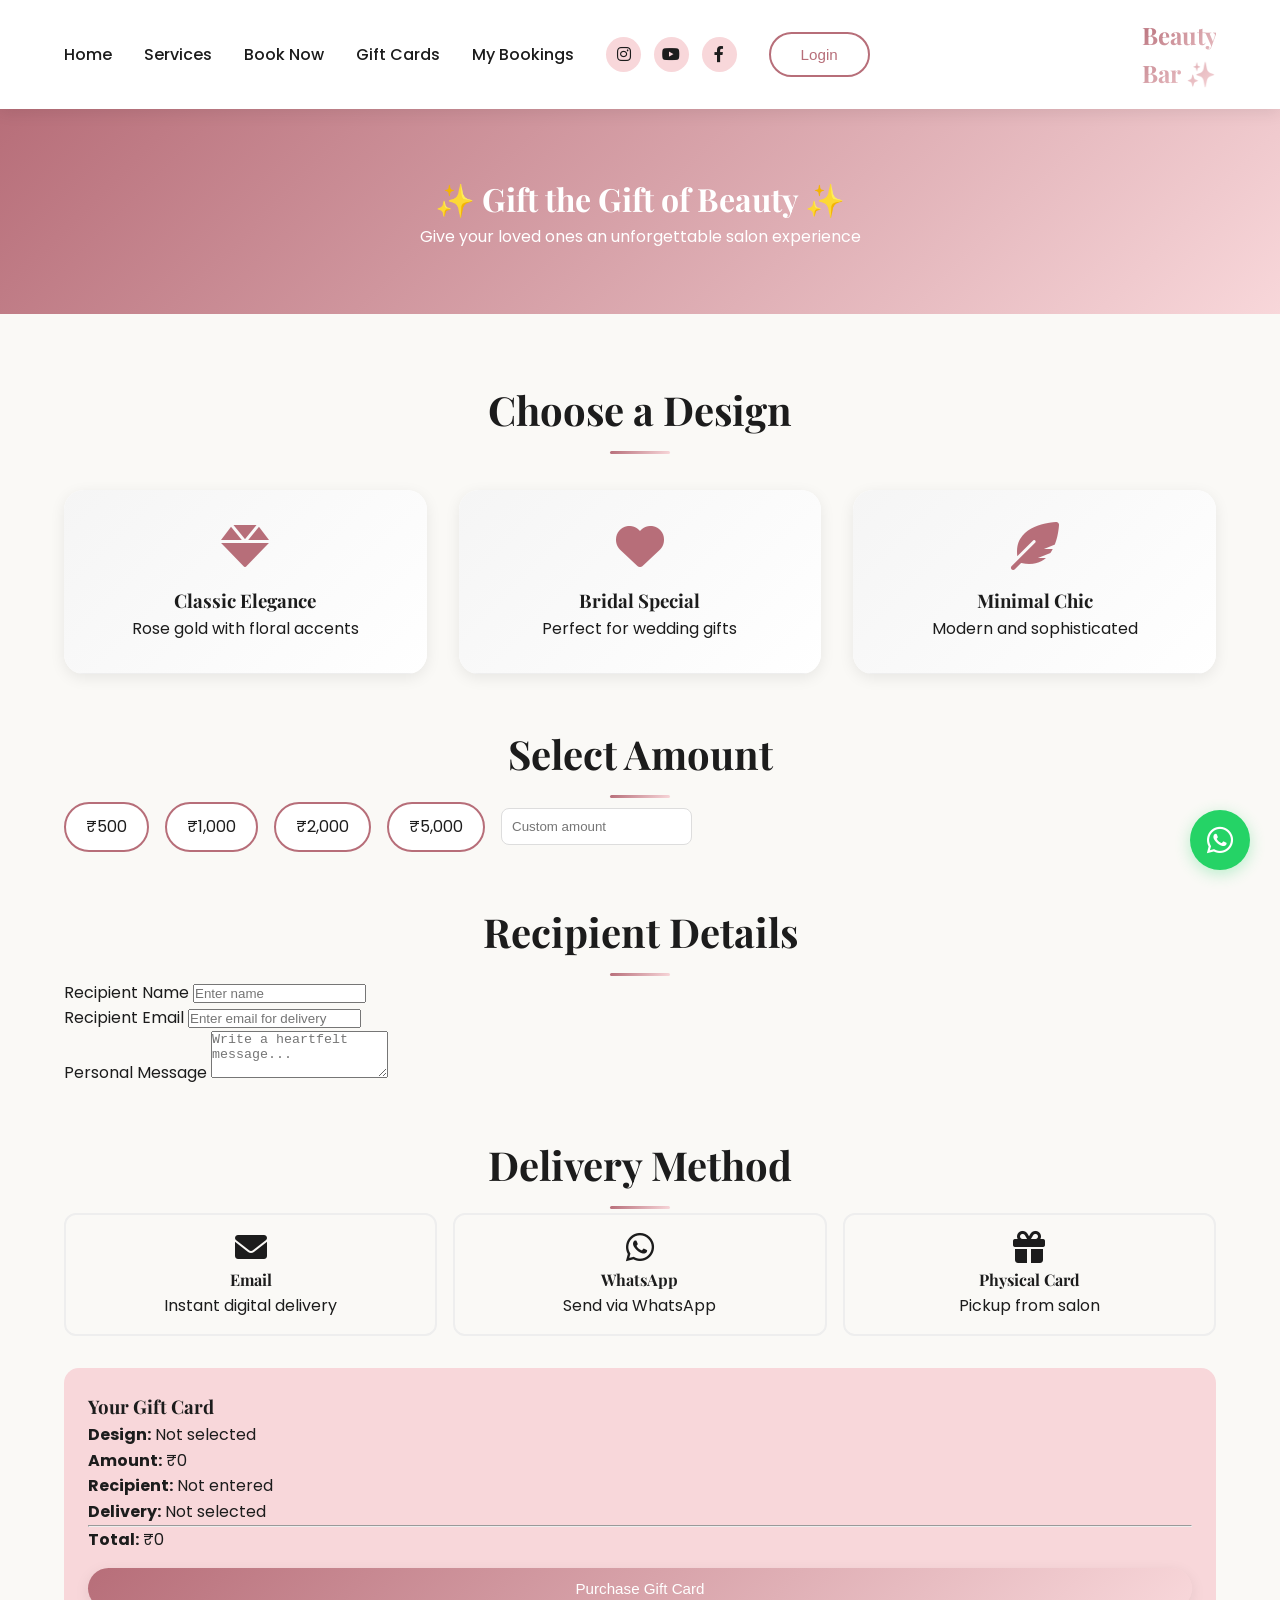
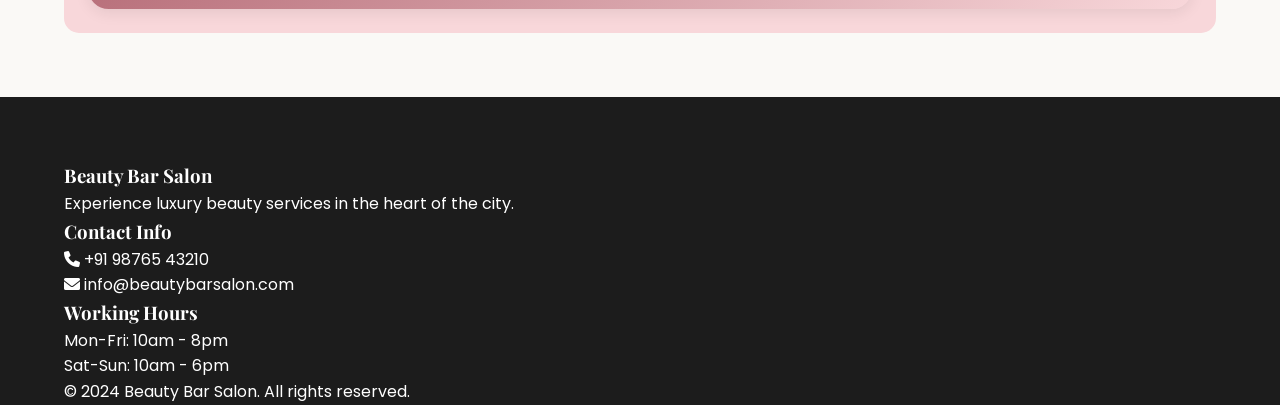
<file: gift-card.html>
<!DOCTYPE html>
<html lang="en">
<head>
    <meta charset="UTF-8">
    <meta name="viewport" content="width=device-width, initial-scale=1.0">
    <title>Gift Cards - Beauty Bar Salon</title>
    <link rel="stylesheet" href="css/style.css">
    <link href="https://fonts.googleapis.com/css2?family=Playfair+Display:wght@400;700;900&family=Poppins:wght@300;400;500;600;700&display=swap" rel="stylesheet">
    <link rel="stylesheet" href="https://cdnjs.cloudflare.com/ajax/libs/font-awesome/6.0.0/css/all.min.css">
    <style>
        .gift-card-hero {
            background: linear-gradient(135deg, var(--primary), var(--secondary));
            padding: 4rem 5%;
            text-align: center;
            color: white;
        }
        
        .gift-card-grid {
            display: grid;
            grid-template-columns: repeat(auto-fit, minmax(280px, 1fr));
            gap: 2rem;
            margin: 3rem 0;
        }
        
        .gift-card-design {
            background: white;
            border-radius: 20px;
            overflow: hidden;
            cursor: pointer;
            transition: all 0.3s;
            box-shadow: var(--shadow);
        }
        
        .gift-card-design.selected {
            transform: scale(1.02);
            box-shadow: 0 0 0 3px var(--primary), var(--shadow-hover);
        }
        
        .gift-card-preview {
            background: linear-gradient(135deg, #f5f5f5, #fff);
            padding: 2rem;
            text-align: center;
            border-bottom: 1px solid #eee;
        }
        
        .gift-card-preview i {
            font-size: 3rem;
            color: var(--primary);
            margin-bottom: 1rem;
        }
        
        .amount-options {
            display: flex;
            gap: 1rem;
            flex-wrap: wrap;
            margin: 1rem 0;
        }
        
        .amount-btn {
            padding: 10px 20px;
            border: 2px solid var(--primary);
            background: white;
            border-radius: 30px;
            cursor: pointer;
            transition: all 0.3s;
        }
        
        .amount-btn.selected {
            background: var(--primary);
            color: white;
        }
        
        .custom-amount {
            display: flex;
            gap: 0.5rem;
            align-items: center;
        }
        
        .custom-amount input {
            flex: 1;
            padding: 10px;
            border: 1px solid #ddd;
            border-radius: 8px;
        }
        
        .delivery-options {
            display: flex;
            gap: 1rem;
            margin: 1rem 0;
        }
        
        .delivery-option {
            flex: 1;
            padding: 1rem;
            border: 2px solid #eee;
            border-radius: 12px;
            text-align: center;
            cursor: pointer;
        }
        
        .delivery-option.selected {
            border-color: var(--primary);
            background: var(--secondary);
        }
        
        .gift-card-summary {
            background: var(--secondary);
            padding: 1.5rem;
            border-radius: 15px;
            margin-top: 2rem;
        }
        
        @media (max-width: 768px) {
            .delivery-options {
                flex-direction: column;
            }
        }
    </style>
</head>
<body>
    <nav class="navbar">
        <a href="index.html" class="logo">Beauty Bar ✨</a>
        <div class="nav-links">
            <a href="index.html">Home</a>
            <a href="index.html#services">Services</a>
            <a href="booking.html">Book Now</a>
            <a href="gift-card.html">Gift Cards</a>
            <a href="history.html">My Bookings</a>
            <div class="social-nav">
                <a href="#" class="social-icon"><i class="fab fa-instagram"></i></a>
                <a href="#" class="social-icon"><i class="fab fa-youtube"></i></a>
                <a href="#" class="social-icon"><i class="fab fa-facebook-f"></i></a>
            </div>
            <button class="btn btn-outline" id="loginBtn">Login</button>
        </div>
    </nav>

    <a href="https://wa.me/1234567890?text=Hello%20Beauty%20Bar%20Salon" class="whatsapp-float" target="_blank">
        <i class="fab fa-whatsapp"></i>
    </a>

    <div class="gift-card-hero">
        <h1>✨ Gift the Gift of Beauty ✨</h1>
        <p>Give your loved ones an unforgettable salon experience</p>
    </div>

    <section style="padding: 4rem 5%;">
        <h2 class="section-title">Choose a Design</h2>
        <div class="gift-card-grid" id="gift-card-designs">
            <div class="gift-card-design" data-design="classic">
                <div class="gift-card-preview">
                    <i class="fas fa-gem"></i>
                    <h3>Classic Elegance</h3>
                    <p>Rose gold with floral accents</p>
                </div>
            </div>
            <div class="gift-card-design" data-design="bridal">
                <div class="gift-card-preview">
                    <i class="fas fa-heart"></i>
                    <h3>Bridal Special</h3>
                    <p>Perfect for wedding gifts</p>
                </div>
            </div>
            <div class="gift-card-design" data-design="minimal">
                <div class="gift-card-preview">
                    <i class="fas fa-feather-alt"></i>
                    <h3>Minimal Chic</h3>
                    <p>Modern and sophisticated</p>
                </div>
            </div>
        </div>

        <h2 class="section-title" style="margin-top: 3rem;">Select Amount</h2>
        <div class="amount-options" id="amount-options">
            <div class="amount-btn" data-amount="500">₹500</div>
            <div class="amount-btn" data-amount="1000">₹1,000</div>
            <div class="amount-btn" data-amount="2000">₹2,000</div>
            <div class="amount-btn" data-amount="5000">₹5,000</div>
            <div class="custom-amount">
                <input type="number" id="custom-amount" placeholder="Custom amount" min="100" step="100">
            </div>
        </div>

        <h2 class="section-title" style="margin-top: 3rem;">Recipient Details</h2>
        <div class="booking-form" style="max-width: 100%;">
            <div class="form-group">
                <label>Recipient Name</label>
                <input type="text" class="form-control" id="recipient-name" placeholder="Enter name">
            </div>
            <div class="form-group">
                <label>Recipient Email</label>
                <input type="email" class="form-control" id="recipient-email" placeholder="Enter email for delivery">
            </div>
            <div class="form-group">
                <label>Personal Message</label>
                <textarea class="form-control" id="personal-message" rows="3" placeholder="Write a heartfelt message..."></textarea>
            </div>
        </div>

        <h2 class="section-title" style="margin-top: 3rem;">Delivery Method</h2>
        <div class="delivery-options" id="delivery-options">
            <div class="delivery-option" data-delivery="email">
                <i class="fas fa-envelope" style="font-size: 2rem;"></i>
                <h4>Email</h4>
                <p>Instant digital delivery</p>
            </div>
            <div class="delivery-option" data-delivery="whatsapp">
                <i class="fab fa-whatsapp" style="font-size: 2rem;"></i>
                <h4>WhatsApp</h4>
                <p>Send via WhatsApp</p>
            </div>
            <div class="delivery-option" data-delivery="physical">
                <i class="fas fa-gift" style="font-size: 2rem;"></i>
                <h4>Physical Card</h4>
                <p>Pickup from salon</p>
            </div>
        </div>

        <div class="gift-card-summary" id="gift-summary">
            <h3>Your Gift Card</h3>
            <p><strong>Design:</strong> <span id="summary-design">Not selected</span></p>
            <p><strong>Amount:</strong> <span id="summary-amount">₹0</span></p>
            <p><strong>Recipient:</strong> <span id="summary-recipient">Not entered</span></p>
            <p><strong>Delivery:</strong> <span id="summary-delivery">Not selected</span></p>
            <hr>
            <p><strong>Total:</strong> <span id="summary-total">₹0</span></p>
            <button class="btn btn-primary" id="purchase-gift-btn" style="width: 100%; margin-top: 1rem;" disabled>
                Purchase Gift Card
            </button>
        </div>
    </section>

    <footer class="footer">
        <div class="footer-content">
            <div class="footer-section">
                <h3>Beauty Bar Salon</h3>
                <p>Experience luxury beauty services in the heart of the city.</p>
            </div>
            <div class="footer-section">
                <h3>Contact Info</h3>
                <p><i class="fas fa-phone"></i> +91 98765 43210</p>
                <p><i class="fas fa-envelope"></i> info@beautybarsalon.com</p>
            </div>
            <div class="footer-section">
                <h3>Working Hours</h3>
                <p>Mon-Fri: 10am - 8pm</p>
                <p>Sat-Sun: 10am - 6pm</p>
            </div>
        </div>
        <div class="copyright">
            <p>&copy; 2024 Beauty Bar Salon. All rights reserved.</p>
        </div>
    </footer>

    <script>
        let giftData = {
            design: null,
            amount: 0,
            recipientName: '',
            recipientEmail: '',
            message: '',
            delivery: null
        };

        // Design selection
        document.querySelectorAll('.gift-card-design').forEach(design => {
            design.addEventListener('click', () => {
                document.querySelectorAll('.gift-card-design').forEach(d => d.classList.remove('selected'));
                design.classList.add('selected');
                giftData.design = design.dataset.design;
                updateSummary();
            });
        });

        // Amount selection
        document.querySelectorAll('.amount-btn').forEach(btn => {
            btn.addEventListener('click', () => {
                if (btn.dataset.amount) {
                    document.querySelectorAll('.amount-btn').forEach(b => b.classList.remove('selected'));
                    btn.classList.add('selected');
                    giftData.amount = parseInt(btn.dataset.amount);
                    document.getElementById('custom-amount').value = '';
                    updateSummary();
                }
            });
        });

        document.getElementById('custom-amount').addEventListener('input', (e) => {
            const amount = parseInt(e.target.value);
            if (amount >= 100) {
                document.querySelectorAll('.amount-btn').forEach(b => b.classList.remove('selected'));
                giftData.amount = amount;
                updateSummary();
            }
        });

        // Recipient details
        document.getElementById('recipient-name').addEventListener('input', (e) => {
            giftData.recipientName = e.target.value;
            updateSummary();
        });

        document.getElementById('recipient-email').addEventListener('input', (e) => {
            giftData.recipientEmail = e.target.value;
            updateSummary();
        });

        document.getElementById('personal-message').addEventListener('input', (e) => {
            giftData.message = e.target.value;
        });

        // Delivery selection
        document.querySelectorAll('.delivery-option').forEach(option => {
            option.addEventListener('click', () => {
                document.querySelectorAll('.delivery-option').forEach(o => o.classList.remove('selected'));
                option.classList.add('selected');
                giftData.delivery = option.dataset.delivery;
                updateSummary();
            });
        });

        function updateSummary() {
            document.getElementById('summary-design').textContent = giftData.design ? giftData.design.toUpperCase() : 'Not selected';
            document.getElementById('summary-amount').textContent = giftData.amount ? `₹${giftData.amount}` : '₹0';
            document.getElementById('summary-recipient').textContent = giftData.recipientName || 'Not entered';
            document.getElementById('summary-delivery').textContent = giftData.delivery ? giftData.delivery.toUpperCase() : 'Not selected';
            document.getElementById('summary-total').textContent = giftData.amount ? `₹${giftData.amount}` : '₹0';
            
            const purchaseBtn = document.getElementById('purchase-gift-btn');
            purchaseBtn.disabled = !(giftData.design && giftData.amount > 0 && giftData.recipientName && giftData.recipientEmail && giftData.delivery);
        }

        document.getElementById('purchase-gift-btn').addEventListener('click', () => {
            if (giftData.amount < 100) {
                alert('Please select a valid amount (minimum ₹100)');
                return;
            }
            
            alert(`Proceeding to payment for Gift Card\nAmount: ₹${giftData.amount}\nRecipient: ${giftData.recipientName}\nDelivery: ${giftData.delivery}\n\nThis will be sent to ${giftData.recipientEmail}`);
            // Here you would integrate Razorpay payment
        });
    </script>
    <!-- PWA Registration -->
<script>
    // Register Service Worker
    if ('serviceWorker' in navigator) {
        window.addEventListener('load', () => {
            navigator.serviceWorker.register('/sw.js')
                .then((registration) => {
                    console.log('Service Worker registered with scope:', registration.scope);
                    
                    // Check for updates
                    registration.addEventListener('updatefound', () => {
                        const newWorker = registration.installing;
                        console.log('New service worker installing...');
                        
                        newWorker.addEventListener('statechange', () => {
                            if (newWorker.state === 'installed' && navigator.serviceWorker.controller) {
                                console.log('New update available! Refresh to update.');
                                // Show update notification
                                showUpdateNotification();
                            }
                        });
                    });
                })
                .catch((error) => {
                    console.log('Service Worker registration failed:', error);
                });
        });
    }
    
    // Install prompt for PWA
    let deferredPrompt;
    const installBtn = document.getElementById('installBtn');
    
    window.addEventListener('beforeinstallprompt', (e) => {
        // Prevent Chrome 67 and earlier from automatically showing the prompt
        e.preventDefault();
        // Stash the event so it can be triggered later
        deferredPrompt = e;
        // Show install button
        if (installBtn) {
            installBtn.style.display = 'block';
            installBtn.addEventListener('click', () => {
                // Hide the install button
                installBtn.style.display = 'none';
                // Show the install prompt
                deferredPrompt.prompt();
                // Wait for the user to respond to the prompt
                deferredPrompt.userChoice.then((choiceResult) => {
                    if (choiceResult.outcome === 'accepted') {
                        console.log('User accepted the install prompt');
                    } else {
                        console.log('User dismissed the install prompt');
                    }
                    deferredPrompt = null;
                });
            });
        }
    });
    
    // Handle app installed
    window.addEventListener('appinstalled', (evt) => {
        console.log('Beauty Bar Salon app was installed.');
        // Track installation for analytics
        if (typeof gtag !== 'undefined') {
            gtag('event', 'pwa_installed');
        }
    });
    
    // Show update notification
    function showUpdateNotification() {
        const notification = document.createElement('div');
        notification.className = 'update-notification';
        notification.innerHTML = `
            <div class="update-content">
                <span>✨ New version available!</span>
                <button onclick="location.reload()">Update</button>
                <button onclick="this.parentElement.parentElement.remove()">Later</button>
            </div>
        `;
        document.body.appendChild(notification);
        
        // Auto remove after 10 seconds
        setTimeout(() => {
            if (notification.parentElement) {
                notification.remove();
            }
        }, 10000);
    }
    
    // Add to home screen instruction for iOS
    if (navigator.userAgent.includes('iPhone') || navigator.userAgent.includes('iPad')) {
        const iosPrompt = document.createElement('div');
        iosPrompt.className = 'ios-install-prompt';
        iosPrompt.innerHTML = `
            <div class="ios-prompt-content">
                <p>📱 Install this app on your iPhone:</p>
                <ol>
                    <li>Tap <i class="fas fa-square"></i> Share button</li>
                    <li>Tap "Add to Home Screen"</li>
                    <li>Tap "Add"</li>
                </ol>
                <button onclick="this.parentElement.parentElement.remove()">Got it</button>
            </div>
        `;
        document.body.appendChild(iosPrompt);
    }
</script>

<style>
    /* Install button styles */
    .install-btn {
        position: fixed;
        bottom: 20px;
        left: 20px;
        background: var(--primary);
        color: white;
        border: none;
        border-radius: 50px;
        padding: 12px 20px;
        cursor: pointer;
        z-index: 1000;
        display: none;
        box-shadow: 0 4px 12px rgba(0,0,0,0.2);
        font-weight: 500;
    }
    
    .install-btn:hover {
        transform: translateY(-2px);
    }
    
    /* Update notification */
    .update-notification {
        position: fixed;
        bottom: 20px;
        right: 20px;
        background: white;
        border-radius: 12px;
        box-shadow: 0 4px 20px rgba(0,0,0,0.15);
        z-index: 1000;
        animation: slideIn 0.3s;
    }
    
    .update-content {
        padding: 15px 20px;
        display: flex;
        align-items: center;
        gap: 1rem;
        flex-wrap: wrap;
    }
    
    .update-content button {
        padding: 6px 15px;
        border: none;
        border-radius: 20px;
        cursor: pointer;
        background: var(--primary);
        color: white;
    }
    
    .update-content button:last-child {
        background: #ddd;
        color: #666;
    }
    
    /* iOS install prompt */
    .ios-install-prompt {
        position: fixed;
        bottom: 20px;
        left: 20px;
        right: 20px;
        background: white;
        border-radius: 12px;
        box-shadow: 0 4px 20px rgba(0,0,0,0.15);
        z-index: 1000;
        max-width: 300px;
        animation: slideIn 0.3s;
    }
    
    .ios-prompt-content {
        padding: 15px;
    }
    
    .ios-prompt-content ol {
        margin: 10px 0;
        padding-left: 20px;
    }
    
    .ios-prompt-content button {
        width: 100%;
        padding: 8px;
        background: var(--primary);
        color: white;
        border: none;
        border-radius: 8px;
        cursor: pointer;
        margin-top: 10px;
    }
    
    @keyframes slideIn {
        from {
            transform: translateY(100%);
            opacity: 0;
        }
        to {
            transform: translateY(0);
            opacity: 1;
        }
    }
    
    @media (max-width: 768px) {
        .install-btn {
            bottom: 80px;
        }
    }
</style>
    <button id="installBtn" class="install-btn" style="display: none;">
    📱 Install App
    </button>
</body>
</html>
</file>
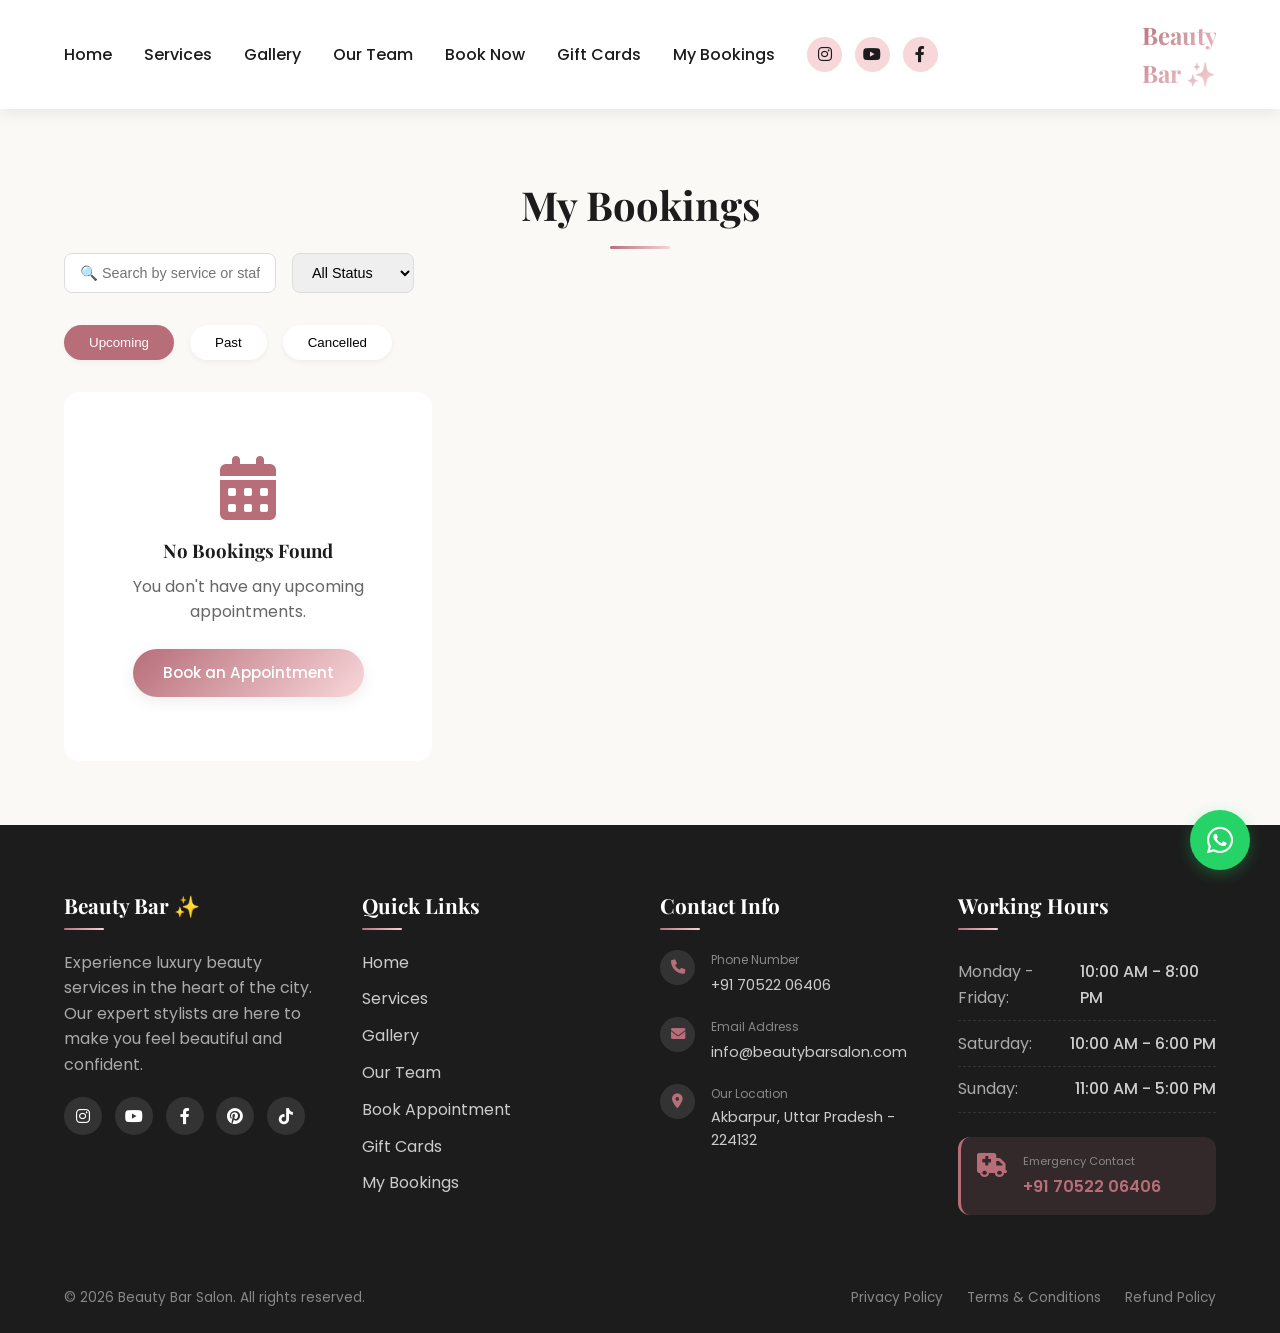
<file: history.html>
<!DOCTYPE html>
<html lang="en">
<head>
    <meta charset="UTF-8">
    <meta name="viewport" content="width=device-width, initial-scale=1.0">
    <title>My Bookings - Beauty Bar Salon</title>
    <link rel="stylesheet" href="css/style.css">
    <link href="https://fonts.googleapis.com/css2?family=Playfair+Display:wght@400;700;900&family=Poppins:wght@300;400;500;600;700&display=swap" rel="stylesheet">
    <link rel="stylesheet" href="https://cdnjs.cloudflare.com/ajax/libs/font-awesome/6.0.0/css/all.min.css">
    <style>
        .history-container {
            padding: 4rem 5%;
            min-height: 60vh;
        }
        
        .filter-bar {
            display: flex;
            gap: 1rem;
            margin-bottom: 2rem;
            flex-wrap: wrap;
            justify-content: space-between;
            align-items: center;
        }
        
        .filter-controls {
            display: flex;
            gap: 1rem;
            flex-wrap: wrap;
        }
        
        .filter-controls input,
        .filter-controls select {
            padding: 10px 15px;
            border: 1px solid #ddd;
            border-radius: 8px;
            font-size: 0.9rem;
        }
        
        .history-tabs {
            display: flex;
            gap: 1rem;
            margin-bottom: 2rem;
            flex-wrap: wrap;
        }
        
        .tab-btn {
            padding: 10px 25px;
            background: white;
            border: none;
            border-radius: 30px;
            cursor: pointer;
            font-weight: 500;
            transition: all 0.3s;
            box-shadow: 0 2px 5px rgba(0,0,0,0.05);
        }
        
        .tab-btn.active {
            background: var(--primary);
            color: white;
        }
        
        .bookings-grid {
            display: grid;
            grid-template-columns: repeat(auto-fill, minmax(350px, 1fr));
            gap: 1.5rem;
        }
        
        .booking-card {
            background: white;
            border-radius: 15px;
            overflow: hidden;
            box-shadow: var(--shadow);
            transition: all 0.3s;
        }
        
        .booking-card:hover {
            transform: translateY(-5px);
            box-shadow: var(--shadow-hover);
        }
        
        .booking-header {
            background: var(--gradient);
            padding: 1rem;
            color: white;
            display: flex;
            justify-content: space-between;
            align-items: center;
        }
        
        .booking-header h3 {
            font-size: 1rem;
            margin: 0;
        }
        
        .status-badge {
            padding: 4px 12px;
            border-radius: 20px;
            font-size: 0.7rem;
            font-weight: 500;
        }
        
        .status-confirmed { background: #4CAF50; color: white; }
        .status-pending { background: #FFC107; color: #333; }
        .status-completed { background: #9E9E9E; color: white; }
        .status-cancelled { background: #F44336; color: white; }
        
        .booking-body {
            padding: 1rem;
        }
        
        .booking-detail {
            display: flex;
            align-items: center;
            gap: 0.8rem;
            margin-bottom: 0.8rem;
            color: #555;
        }
        
        .booking-detail i {
            width: 25px;
            color: var(--primary);
        }
        
        .booking-footer {
            padding: 1rem;
            border-top: 1px solid #eee;
            display: flex;
            gap: 0.5rem;
        }
        
        .booking-footer button {
            flex: 1;
            padding: 8px;
            border: none;
            border-radius: 8px;
            cursor: pointer;
            font-weight: 500;
            transition: all 0.3s;
        }
        
        .btn-cancel {
            background: #F44336;
            color: white;
        }
        
        .btn-rebook {
            background: var(--primary);
            color: white;
        }
        
        .btn-view {
            background: #2196F3;
            color: white;
        }
        
        .empty-state {
            text-align: center;
            padding: 4rem;
            background: white;
            border-radius: 15px;
        }
        
        .empty-state i {
            font-size: 4rem;
            color: var(--primary);
            margin-bottom: 1rem;
        }
        
        .empty-state h3 {
            margin-bottom: 0.5rem;
        }
        
        .empty-state p {
            color: #666;
            margin-bottom: 1.5rem;
        }
        
        @media (max-width: 768px) {
            .bookings-grid {
                grid-template-columns: 1fr;
            }
            
            .filter-bar {
                flex-direction: column;
                align-items: stretch;
            }
            
            .filter-controls {
                flex-direction: column;
            }
            
            .filter-controls input,
            .filter-controls select {
                width: 100%;
            }
        }
    </style>
</head>
<body>

    <!-- Navbar -->
    <nav class="navbar">
        <div class="hamburger" id="hamburgerMenu">
            <div class="bar"></div>
            <div class="bar"></div>
            <div class="bar"></div>
        </div>
        <a href="index.html" class="logo">Beauty Bar ✨</a>
        <div class="nav-links" id="navLinks">
            <a href="index.html">Home</a>
            <a href="index.html#services">Services</a>
            <a href="index.html#gallery">Gallery</a>
            <a href="index.html#team">Our Team</a>
            <a href="booking.html">Book Now</a>
            <a href="gift-card.html">Gift Cards</a>
            <a href="history.html">My Bookings</a>
            <div class="social-nav">
                <a href="https://www.instagram.com/sandhya.rathi6921" class="social-icon" target="_blank"><i class="fab fa-instagram"></i></a>
                <a href="#" class="social-icon" target="_blank"><i class="fab fa-youtube"></i></a>
                <a href="#" class="social-icon" target="_blank"><i class="fab fa-facebook-f"></i></a>
            </div>
        </div>
    </nav>

    <!-- Floating WhatsApp Button -->
    <a href="https://wa.me/917052206406?text=Hello%20Beauty%20Bar%20Salon%2C%20I%20want%20to%20book%20an%20appointment" class="whatsapp-float" target="_blank">
        <i class="fab fa-whatsapp"></i>
    </a>

    <!-- History Section -->
    <section class="history-container">
        <h2 class="section-title">My Bookings</h2>
        
        <div class="filter-bar">
            <div class="filter-controls">
                <input type="text" id="searchInput" placeholder="🔍 Search by service or staff...">
                <select id="statusFilter">
                    <option value="all">All Status</option>
                    <option value="pending">Pending</option>
                    <option value="confirmed">Confirmed</option>
                    <option value="completed">Completed</option>
                    <option value="cancelled">Cancelled</option>
                </select>
            </div>
        </div>
        
        <div class="history-tabs">
            <button class="tab-btn active" data-tab="upcoming">Upcoming</button>
            <button class="tab-btn" data-tab="past">Past</button>
            <button class="tab-btn" data-tab="cancelled">Cancelled</button>
        </div>
        
        <div id="bookings-container" class="bookings-grid">
            <div class="empty-state">
                <i class="fas fa-calendar-alt"></i>
                <h3>No Bookings Found</h3>
                <p>You don't have any appointments yet.</p>
                <a href="booking.html" class="btn btn-primary">Book an Appointment</a>
            </div>
        </div>
    </section>

    <!-- Footer -->
    <footer class="footer">
        <div class="footer-container">
            <div class="footer-grid">
                <div class="footer-section">
                    <h3 class="footer-title">Beauty Bar ✨</h3>
                    <p class="footer-description">Experience luxury beauty services in the heart of the city. Our expert stylists are here to make you feel beautiful and confident.</p>
                    <div class="footer-social">
                        <a href="https://www.instagram.com/sandhya.rathi6921" class="social-link" target="_blank"><i class="fab fa-instagram"></i></a>
                        <a href="#" class="social-link" target="_blank"><i class="fab fa-youtube"></i></a>
                        <a href="#" class="social-link" target="_blank"><i class="fab fa-facebook-f"></i></a>
                        <a href="#" class="social-link" target="_blank"><i class="fab fa-pinterest"></i></a>
                        <a href="#" class="social-link" target="_blank"><i class="fab fa-tiktok"></i></a>
                    </div>
                </div>
                <div class="footer-section">
                    <h3 class="footer-title">Quick Links</h3>
                    <ul class="footer-links">
                        <li><a href="index.html">Home</a></li>
                        <li><a href="index.html#services">Services</a></li>
                        <li><a href="index.html#gallery">Gallery</a></li>
                        <li><a href="index.html#team">Our Team</a></li>
                        <li><a href="booking.html">Book Appointment</a></li>
                        <li><a href="gift-card.html">Gift Cards</a></li>
                        <li><a href="history.html">My Bookings</a></li>
                    </ul>
                </div>
                <div class="footer-section">
                    <h3 class="footer-title">Contact Info</h3>
                    <ul class="footer-contact">
                        <li>
                            <i class="fas fa-phone"></i>
                            <div>
                                <span>Phone Number</span>
                                <a href="tel:+917052206406">+91 70522 06406</a>
                            </div>
                        </li>
                        <li>
                            <i class="fas fa-envelope"></i>
                            <div>
                                <span>Email Address</span>
                                <a href="mailto:info@beautybarsalon.com">info@beautybarsalon.com</a>
                            </div>
                        </li>
                        <li>
                            <i class="fas fa-map-marker-alt"></i>
                            <div>
                                <span>Our Location</span>
                                <p>Akbarpur, Uttar Pradesh - 224132</p>
                            </div>
                        </li>
                    </ul>
                </div>
                <div class="footer-section">
                    <h3 class="footer-title">Working Hours</h3>
                    <ul class="footer-hours">
                        <li><span>Monday - Friday:</span><span>10:00 AM - 8:00 PM</span></li>
                        <li><span>Saturday:</span><span>10:00 AM - 6:00 PM</span></li>
                        <li><span>Sunday:</span><span>11:00 AM - 5:00 PM</span></li>
                    </ul>
                    <div class="footer-emergency">
                        <i class="fas fa-ambulance"></i>
                        <div>
                            <span>Emergency Contact</span>
                            <a href="tel:+917052206406">+91 70522 06406</a>
                        </div>
                    </div>
                </div>
            </div>
            <div class="footer-bottom">
                <div class="footer-bottom-content">
                    <p>&copy; 2026 Beauty Bar Salon. All rights reserved.</p>
                    <div class="footer-bottom-links">
                        <a href="#">Privacy Policy</a>
                        <a href="#">Terms & Conditions</a>
                        <a href="#">Refund Policy</a>
                    </div>
                </div>
            </div>
        </div>
    </footer>

    <script>
        // ============================================
        // HISTORY PAGE JAVASCRIPT
        // ============================================
        
        let currentTab = 'upcoming';
        let allBookings = [];
        
        // Load bookings from localStorage
        function loadBookings() {
            const saved = localStorage.getItem('bookings');
            if (saved) {
                allBookings = JSON.parse(saved);
                console.log('Loaded', allBookings.length, 'bookings');
            } else {
                allBookings = [];
                console.log('No bookings found in localStorage');
            }
            displayBookings();
        }
        
        // Check if a date is upcoming
        function isUpcoming(dateStr) {
            if (!dateStr) return false;
            const bookingDate = new Date(dateStr);
            const today = new Date();
            today.setHours(0, 0, 0, 0);
            return bookingDate >= today;
        }
        
        // Filter bookings based on tab, search, and status
        function filterBookings() {
            const searchTerm = document.getElementById('searchInput')?.value.toLowerCase() || '';
            const statusFilter = document.getElementById('statusFilter')?.value || 'all';
            
            let filtered = [...allBookings];
            
            // Filter by tab
            if (currentTab === 'upcoming') {
                filtered = filtered.filter(b => isUpcoming(b.date) && b.status !== 'cancelled');
            } else if (currentTab === 'past') {
                filtered = filtered.filter(b => !isUpcoming(b.date) && b.status !== 'cancelled');
            } else if (currentTab === 'cancelled') {
                filtered = filtered.filter(b => b.status === 'cancelled');
            }
            
            // Filter by search
            if (searchTerm) {
                filtered = filtered.filter(b => 
                    (b.service?.name || '').toLowerCase().includes(searchTerm) ||
                    (b.staff?.name || '').toLowerCase().includes(searchTerm)
                );
            }
            
            // Filter by status dropdown
            if (statusFilter !== 'all') {
                filtered = filtered.filter(b => b.status === statusFilter);
            }
            
            // Sort by date (newest first)
            filtered.sort((a, b) => new Date(b.date) - new Date(a.date));
            
            return filtered;
        }
        
        // Display bookings
        function displayBookings() {
            const container = document.getElementById('bookings-container');
            if (!container) return;
            
            const filtered = filterBookings();
            
            if (filtered.length === 0) {
                container.innerHTML = `
                    <div class="empty-state">
                        <i class="fas fa-calendar-alt"></i>
                        <h3>No Bookings Found</h3>
                        <p>You don't have any ${currentTab} appointments.</p>
                        <a href="booking.html" class="btn btn-primary">Book an Appointment</a>
                    </div>
                `;
                return;
            }
            
            container.innerHTML = filtered.map(booking => `
                <div class="booking-card">
                    <div class="booking-header">
                        <h3>${booking.service?.name || 'Service'}</h3>
                        <span class="status-badge status-${booking.status}">${booking.status?.toUpperCase() || 'PENDING'}</span>
                    </div>
                    <div class="booking-body">
                        <div class="booking-detail">
                            <i class="fas fa-user"></i>
                            <span>${booking.customer?.name || 'Customer'}</span>
                        </div>
                        <div class="booking-detail">
                            <i class="fas fa-cut"></i>
                            <span>${booking.staff?.name || 'Staff not assigned'}</span>
                        </div>
                        <div class="booking-detail">
                            <i class="fas fa-calendar"></i>
                            <span>${booking.date ? new Date(booking.date).toLocaleDateString() : 'Date not set'}</span>
                        </div>
                        <div class="booking-detail">
                            <i class="fas fa-clock"></i>
                            <span>${booking.time || 'Time not set'}</span>
                        </div>
                        <div class="booking-detail">
                            <i class="fas fa-rupee-sign"></i>
                            <span>₹${booking.service?.price || 0} (Advance: ₹${(booking.service?.price || 0) * 0.3})</span>
                        </div>
                        ${booking.customer?.notes ? `
                        <div class="booking-detail">
                            <i class="fas fa-comment"></i>
                            <span>${booking.customer.notes}</span>
                        </div>
                        ` : ''}
                    </div>
                    <div class="booking-footer">
                        ${booking.status === 'pending' ? `
                            <button class="btn-cancel" onclick="cancelBooking(${booking.id})">Cancel</button>
                            <button class="btn-view" onclick="viewBooking(${booking.id})">Details</button>
                        ` : ''}
                        ${booking.status === 'confirmed' && isUpcoming(booking.date) ? `
                            <button class="btn-cancel" onclick="cancelBooking(${booking.id})">Cancel</button>
                            <button class="btn-view" onclick="viewBooking(${booking.id})">Details</button>
                        ` : ''}
                        ${booking.status === 'confirmed' && !isUpcoming(booking.date) ? `
                            <button class="btn-rebook" onclick="rebookBooking(${booking.id})">Rebook</button>
                            <button class="btn-view" onclick="viewBooking(${booking.id})">Details</button>
                        ` : ''}
                        ${booking.status === 'completed' ? `
                            <button class="btn-rebook" onclick="rebookBooking(${booking.id})">Book Again</button>
                            <button class="btn-view" onclick="viewBooking(${booking.id})">Details</button>
                        ` : ''}
                        ${booking.status === 'cancelled' ? `
                            <button class="btn-rebook" onclick="rebookBooking(${booking.id})">Book Again</button>
                            <button class="btn-view" onclick="viewBooking(${booking.id})">Details</button>
                        ` : ''}
                    </div>
                </div>
            `).join('');
        }
        
        // Cancel booking
        function cancelBooking(id) {
            if (confirm('Are you sure you want to cancel this booking?')) {
                const bookings = JSON.parse(localStorage.getItem('bookings') || '[]');
                const index = bookings.findIndex(b => b.id === id);
                if (index !== -1) {
                    bookings[index].status = 'cancelled';
                    localStorage.setItem('bookings', JSON.stringify(bookings));
                    loadBookings();
                    showToast('Booking cancelled successfully!', 'success');
                }
            }
        }
        
        // Rebook booking
        function rebookBooking(id) {
            const bookings = JSON.parse(localStorage.getItem('bookings') || '[]');
            const booking = bookings.find(b => b.id === id);
            if (booking && booking.service) {
                localStorage.setItem('rebookData', JSON.stringify(booking));
                window.location.href = `booking.html?service=${booking.service.id}`;
            }
        }
        
        // View booking details
        function viewBooking(id) {
            const bookings = JSON.parse(localStorage.getItem('bookings') || '[]');
            const booking = bookings.find(b => b.id === id);
            if (booking) {
                const advanceAmount = (booking.service?.price || 0) * 0.3;
                alert(`📋 Booking Details\n\n` +
                    `Booking ID: #${booking.id}\n` +
                    `Customer: ${booking.customer?.name}\n` +
                    `Phone: ${booking.customer?.phone}\n` +
                    `Email: ${booking.customer?.email}\n` +
                    `Service: ${booking.service?.name}\n` +
                    `Staff: ${booking.staff?.name}\n` +
                    `Date: ${new Date(booking.date).toLocaleDateString()}\n` +
                    `Time: ${booking.time}\n` +
                    `Total Amount: ₹${booking.service?.price}\n` +
                    `Advance Paid: ₹${advanceAmount}\n` +
                    `Status: ${booking.status.toUpperCase()}\n` +
                    `Notes: ${booking.customer?.notes || 'None'}`);
            }
        }
        
        // Show toast notification
        function showToast(message, type) {
            const toast = document.createElement('div');
            toast.className = `toast ${type}`;
            toast.innerHTML = `<span>${message}</span>`;
            toast.style.cssText = `
                position: fixed;
                bottom: 20px;
                right: 20px;
                background: ${type === 'success' ? '#4CAF50' : '#f44336'};
                color: white;
                padding: 12px 20px;
                border-radius: 8px;
                z-index: 9999;
                animation: slideIn 0.3s;
            `;
            document.body.appendChild(toast);
            setTimeout(() => toast.remove(), 3000);
        }
        
        // Event listeners
        document.getElementById('searchInput')?.addEventListener('input', displayBookings);
        document.getElementById('statusFilter')?.addEventListener('change', displayBookings);
        
        document.querySelectorAll('.tab-btn').forEach(btn => {
            btn.addEventListener('click', () => {
                document.querySelectorAll('.tab-btn').forEach(b => b.classList.remove('active'));
                btn.classList.add('active');
                currentTab = btn.dataset.tab;
                displayBookings();
            });
        });
        
        // Add sample booking for demo if none exist
        function addSampleBookings() {
            const existing = localStorage.getItem('bookings');
            if (!existing || JSON.parse(existing).length === 0) {
                const sampleBookings = [
                    {
                        id: 1001,
                        customer: { name: "Neha Gupta", email: "neha@example.com", phone: "9876543210", notes: "Bridal makeup trial needed" },
                        service: { id: 1, name: "Bridal Makeup", price: 4999, duration: 120 },
                        staff: { id: 1, name: "Priya Sharma" },
                        date: "2024-12-25",
                        time: "10:00 AM",
                        status: "confirmed",
                        createdAt: new Date().toISOString()
                    },
                    {
                        id: 1002,
                        customer: { name: "Priya Sharma", email: "priya@example.com", phone: "9876543211", notes: "" },
                        service: { id: 2, name: "Hair Styling", price: 1999, duration: 60 },
                        staff: { id: 2, name: "Anjali Desai" },
                        date: "2024-12-20",
                        time: "2:00 PM",
                        status: "pending",
                        createdAt: new Date().toISOString()
                    }
                ];
                localStorage.setItem('bookings', JSON.stringify(sampleBookings));
                console.log('Sample bookings added');
            }
        }
        
        // Initialize hamburger menu
        function initHamburgerMenu() {
            const hamburger = document.getElementById('hamburgerMenu');
            const navLinks = document.getElementById('navLinks');
            if (hamburger && navLinks) {
                hamburger.addEventListener('click', () => {
                    hamburger.classList.toggle('active');
                    navLinks.classList.toggle('active');
                    document.body.style.overflow = navLinks.classList.contains('active') ? 'hidden' : '';
                });
                navLinks.querySelectorAll('a').forEach(link => {
                    link.addEventListener('click', () => {
                        hamburger.classList.remove('active');
                        navLinks.classList.remove('active');
                        document.body.style.overflow = '';
                    });
                });
            }
        }
        
        // Initialize
        document.addEventListener('DOMContentLoaded', () => {
            initHamburgerMenu();
            addSampleBookings();
            loadBookings();
        });
        
        // Make functions global
        window.cancelBooking = cancelBooking;
        window.rebookBooking = rebookBooking;
        window.viewBooking = viewBooking;
    </script>
</body>
</html>
</file>
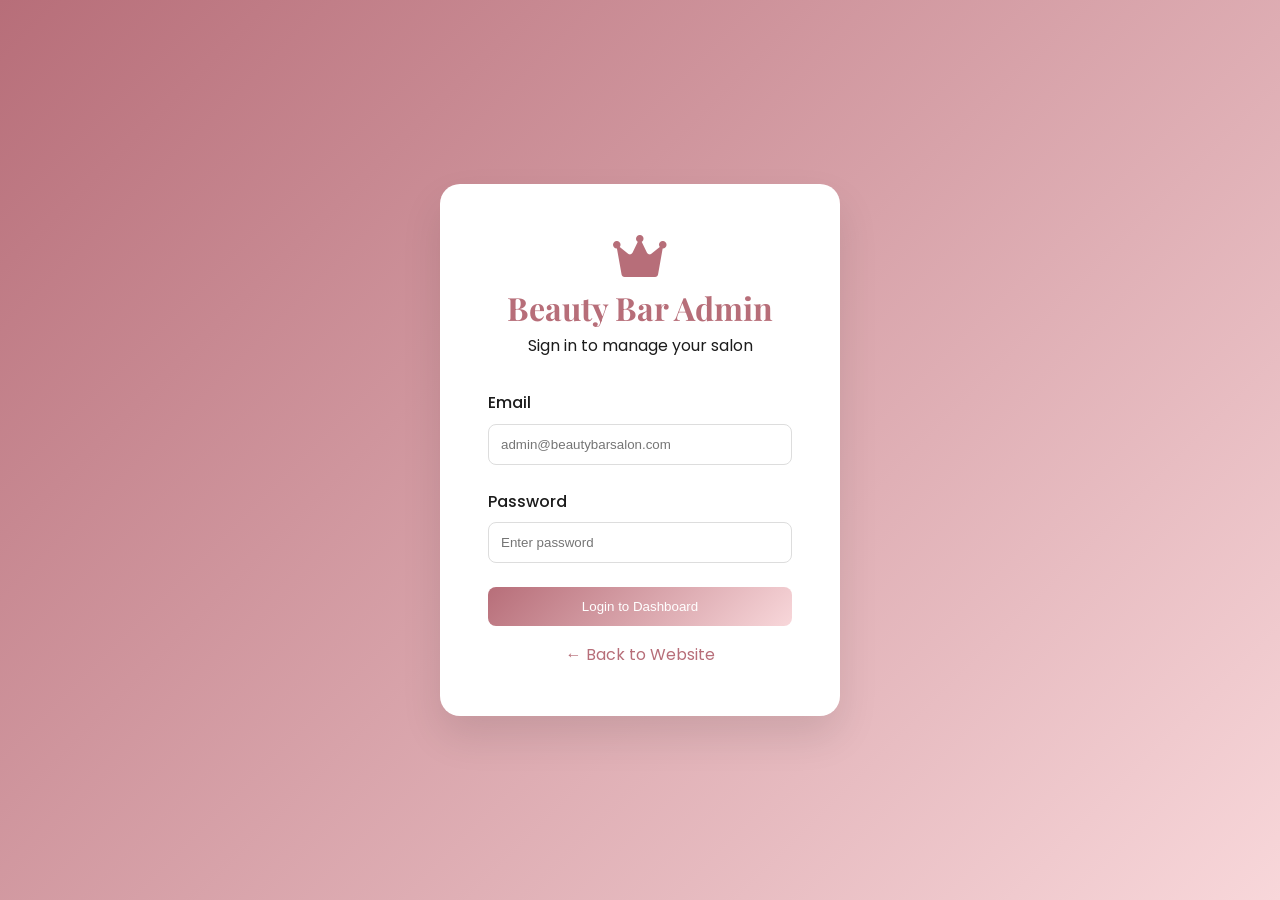
<file: admin/booking.html>
<!DOCTYPE html>
<html lang="en">
<head>
    <meta charset="UTF-8">
    <meta name="viewport" content="width=device-width, initial-scale=1.0">
    <title>Manage Bookings - Beauty Bar Salon</title>
    <link rel="stylesheet" href="../css/style.css">
    <link href="https://fonts.googleapis.com/css2?family=Playfair+Display:wght@400;700;900&family=Poppins:wght@300;400;500;600;700&display=swap" rel="stylesheet">
    <link rel="stylesheet" href="https://cdnjs.cloudflare.com/ajax/libs/font-awesome/6.0.0/css/all.min.css">
    <style>
        * { margin: 0; padding: 0; box-sizing: border-box; }
        body { font-family: 'Poppins', sans-serif; background: var(--light); }
        .admin-container { display: flex; min-height: 100vh; }
        .admin-sidebar { width: 280px; background: var(--dark); color: white; padding: 2rem; position: fixed; height: 100vh; overflow-y: auto; }
        .admin-logo { font-family: 'Playfair Display', serif; font-size: 1.5rem; margin-bottom: 2rem; text-align: center; }
        .admin-nav { list-style: none; }
        .admin-nav li { margin-bottom: 0.5rem; }
        .admin-nav a { display: flex; align-items: center; gap: 1rem; padding: 12px 15px; color: #ccc; text-decoration: none; border-radius: 10px; transition: all 0.3s; }
        .admin-nav a:hover, .admin-nav a.active { background: rgba(255,255,255,0.1); color: white; }
        .admin-nav a i { width: 24px; }
        .admin-main { flex: 1; margin-left: 280px; padding: 2rem; background: var(--light); }
        .filter-bar { display: flex; gap: 1rem; margin-bottom: 1.5rem; flex-wrap: wrap; align-items: center; }
        .filter-bar select, .filter-bar input { padding: 8px 12px; border: 1px solid #ddd; border-radius: 8px; }
        .export-btn { background: var(--primary); color: white; border: none; padding: 8px 16px; border-radius: 8px; cursor: pointer; }
        .bookings-table { overflow-x: auto; background: white; border-radius: 15px; padding: 1rem; }
        table { width: 100%; border-collapse: collapse; }
        th, td { padding: 12px; text-align: left; border-bottom: 1px solid #eee; }
        th { background: var(--secondary); }
        .status-badge { padding: 4px 10px; border-radius: 20px; font-size: 0.8rem; display: inline-block; }
        .status-confirmed { background: #4CAF50; color: white; }
        .status-pending { background: #FFC107; color: #333; }
        .status-completed { background: #9E9E9E; color: white; }
        .status-cancelled { background: #F44336; color: white; }
        .action-btn { padding: 5px 10px; margin: 0 2px; border: none; border-radius: 5px; cursor: pointer; }
        .btn-approve { background: #4CAF50; color: white; }
        .btn-reject { background: #F44336; color: white; }
        .btn-view { background: #2196F3; color: white; }
        @media (max-width: 768px) { .admin-sidebar { width: 70px; } .admin-main { margin-left: 70px; } .admin-logo span, .admin-nav a span { display: none; } }
    </style>
</head>
<body>
    <div class="admin-container">
        <div class="admin-sidebar">
            <div class="admin-logo"><i class="fas fa-crown"></i><span>Beauty Bar</span></div>
            <ul class="admin-nav">
                <li><a href="dashboard.html"><i class="fas fa-chart-line"></i><span>Dashboard</span></a></li>
                <li><a href="bookings.html" class="active"><i class="fas fa-calendar-check"></i><span>Bookings</span></a></li>
                <li><a href="services.html"><i class="fas fa-cut"></i><span>Services</span></a></li>
                <li><a href="staff.html"><i class="fas fa-users"></i><span>Staff</span></a></li>
                <li><a href="#" id="logout-btn"><i class="fas fa-sign-out-alt"></i><span>Logout</span></a></li>
            </ul>
        </div>
        <div class="admin-main">
            <h2>Manage Bookings</h2>
            <div class="filter-bar">
                <select id="status-filter">
                    <option value="all">All Status</option>
                    <option value="pending">Pending</option>
                    <option value="confirmed">Confirmed</option>
                    <option value="completed">Completed</option>
                    <option value="cancelled">Cancelled</option>
                </select>
                <input type="text" id="search-filter" placeholder="Search by name or service">
                <button class="export-btn" onclick="exportBookings()">Export CSV</button>
            </div>
            <div class="bookings-table">
                <table>
                    <thead>
                        <tr><th>ID</th><th>Customer</th><th>Service</th><th>Staff</th><th>Date</th><th>Time</th><th>Amount</th><th>Status</th><th>Actions</th></tr>
                    </thead>
                    <tbody id="bookings-list"></tbody>
                </table>
            </div>
        </div>
    </div>
    <script>
        if (!localStorage.getItem('adminLoggedIn')) window.location.href = 'login.html';
        
        function loadBookings() { return JSON.parse(localStorage.getItem('bookings') || '[]'); }
        
        function displayBookings() {
            const statusFilter = document.getElementById('status-filter')?.value || 'all';
            const searchFilter = document.getElementById('search-filter')?.value.toLowerCase() || '';
            let bookings = loadBookings();
            if (statusFilter !== 'all') bookings = bookings.filter(b => b.status === statusFilter);
            if (searchFilter) bookings = bookings.filter(b => (b.customer?.name || '').toLowerCase().includes(searchFilter) || (b.service?.name || '').toLowerCase().includes(searchFilter));
            const tbody = document.getElementById('bookings-list');
            if (!tbody) return;
            if (bookings.length === 0) { tbody.innerHTML = '<tr><td colspan="9" style="text-align: center;">No bookings found</td></tr>'; return; }
            tbody.innerHTML = bookings.map(booking => `
                <tr>
                    <td>#${booking.id}</td>
                    <td>${booking.customer?.name || 'N/A'}</td>
                    <td>${booking.service?.name || 'N/A'}</td>
                    <td>${booking.staff?.name || 'N/A'}</td>
                    <td>${booking.date ? new Date(booking.date).toLocaleDateString() : 'N/A'}</td>
                    <td>${booking.time || 'N/A'}</td>
                    <td>₹${booking.service?.price || 0}</td>
                    <td><span class="status-badge status-${booking.status}">${booking.status}</span></td>
                    <td>
                        ${booking.status === 'pending' ? `
                            <button class="action-btn btn-approve" onclick="updateBookingStatus(${booking.id}, 'confirmed')">Approve</button>
                            <button class="action-btn btn-reject" onclick="updateBookingStatus(${booking.id}, 'cancelled')">Reject</button>
                        ` : ''}
                        <button class="action-btn btn-view" onclick="viewBooking(${booking.id})">View</button>
                    </td>
                </tr>
            `).join('');
        }
        
        function updateBookingStatus(id, newStatus) {
            const bookings = loadBookings();
            const index = bookings.findIndex(b => b.id === id);
            if (index !== -1) { bookings[index].status = newStatus; localStorage.setItem('bookings', JSON.stringify(bookings)); displayBookings(); alert(`Booking #${id} ${newStatus === 'confirmed' ? 'approved' : 'rejected'}!`); }
        }
        
        function viewBooking(id) {
            const bookings = loadBookings();
            const booking = bookings.find(b => b.id === id);
            if (booking) alert(`📋 Booking Details\n\nCustomer: ${booking.customer?.name}\nPhone: ${booking.customer?.phone}\nEmail: ${booking.customer?.email}\nService: ${booking.service?.name}\nStaff: ${booking.staff?.name}\nDate: ${new Date(booking.date).toLocaleDateString()}\nTime: ${booking.time}\nAmount: ₹${booking.service?.price}\nStatus: ${booking.status}\nNotes: ${booking.customer?.notes || 'None'}`);
        }
        
        function exportBookings() {
            const bookings = loadBookings();
            const headers = ['ID','Customer Name','Phone','Email','Service','Staff','Date','Time','Amount','Status','Notes'];
            const rows = bookings.map(b => [b.id, b.customer?.name || '', b.customer?.phone || '', b.customer?.email || '', b.service?.name || '', b.staff?.name || '', b.date ? new Date(b.date).toLocaleDateString() : '', b.time || '', b.service?.price || 0, b.status, b.customer?.notes || '']);
            const csv = [headers, ...rows].map(row => row.join(',')).join('\n');
            const blob = new Blob([csv], { type: 'text/csv' }); const url = URL.createObjectURL(blob);
            const a = document.createElement('a'); a.href = url; a.download = `bookings_${new Date().toISOString().split('T')[0]}.csv`; a.click(); URL.revokeObjectURL(url);
        }
        
        document.getElementById('status-filter')?.addEventListener('change', displayBookings);
        document.getElementById('search-filter')?.addEventListener('input', displayBookings);
        document.getElementById('logout-btn')?.addEventListener('click', (e) => { e.preventDefault(); localStorage.removeItem('adminLoggedIn'); window.location.href = 'login.html'; });
        
        // Add sample data if empty
        function addSampleData() {
            const bookings = loadBookings();
            if (bookings.length === 0) {
                localStorage.setItem('bookings', JSON.stringify([
                    { id: 1001, customer: { name: "Neha Gupta", email: "neha@example.com", phone: "9876543210" }, service: { id: 1, name: "Bridal Makeup", price: 4999 }, staff: { id: 1, name: "Priya Sharma" }, date: "2024-12-15", time: "10:00 AM", status: "confirmed", createdAt: new Date().toISOString() },
                    { id: 1002, customer: { name: "Priya Sharma", email: "priya@example.com", phone: "9876543211" }, service: { id: 2, name: "Hair Styling", price: 1999 }, staff: { id: 2, name: "Anjali Desai" }, date: "2024-12-14", time: "2:00 PM", status: "pending", createdAt: new Date().toISOString() },
                    { id: 1003, customer: { name: "Anjali Desai", email: "anjali@example.com", phone: "9876543212" }, service: { id: 3, name: "Facial Treatment", price: 2499 }, staff: { id: 3, name: "Meera Kapoor" }, date: "2024-12-13", time: "11:00 AM", status: "completed", createdAt: new Date().toISOString() },
                    { id: 1004, customer: { name: "Riya Mehta", email: "riya@example.com", phone: "9876543213" }, service: { id: 4, name: "Nail Art", price: 999 }, staff: { id: 4, name: "Riya Mehta" }, date: "2024-12-20", time: "3:00 PM", status: "pending", createdAt: new Date().toISOString() }
                ]));
            }
        }
        addSampleData();
        displayBookings();
    </script>
</body>
</html>
</file>
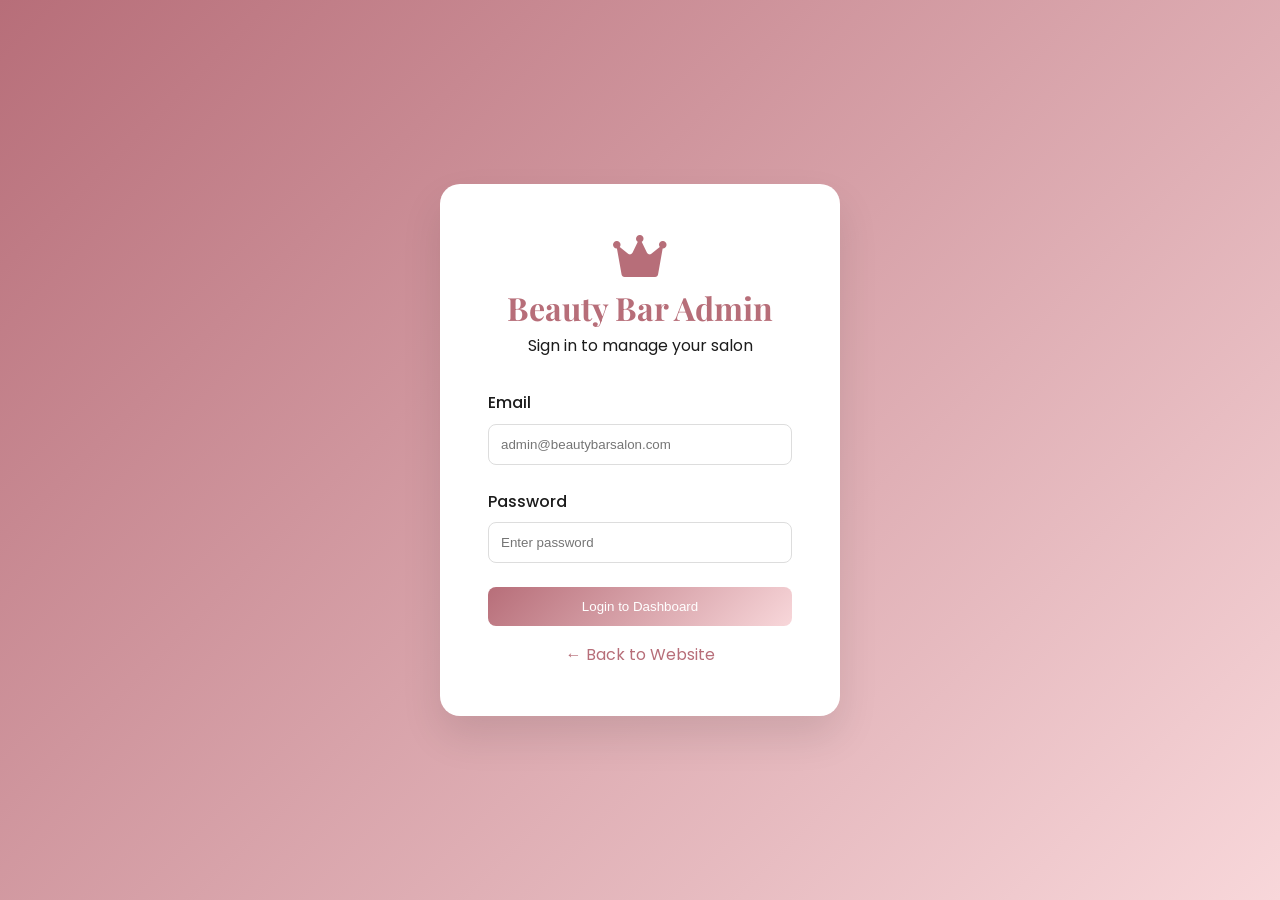
<file: admin/bookings.html>
<!DOCTYPE html>
<html lang="en">
<head>
    <meta charset="UTF-8">
    <meta name="viewport" content="width=device-width, initial-scale=0.5">
    <title>Manage Bookings - Beauty Bar</title>
    <link rel="stylesheet" href="../css/style.css">
    <link href="https://fonts.googleapis.com/css2?family=Playfair+Display:wght@400;700;900&family=Poppins:wght@300;400;500;600;700&display=swap" rel="stylesheet">
    <link rel="stylesheet" href="https://cdnjs.cloudflare.com/ajax/libs/font-awesome/6.0.0/css/all.min.css">
    <style>
        * { margin: 0; padding: 0; box-sizing: border-box; }
        body { font-family: 'Poppins', sans-serif; background: #FAF9F6; }
        .admin-container { display: flex; min-height: 100vh; }
        .admin-sidebar { width: 280px; background: #1C1C1C; color: white; padding: 2rem; position: fixed; height: 100vh; overflow-y: auto; }
        .admin-logo { font-family: 'Playfair Display', serif; font-size: 1.5rem; margin-bottom: 2rem; text-align: center; }
        .admin-nav { list-style: none; }
        .admin-nav li { margin-bottom: 0.5rem; }
        .admin-nav a { display: flex; align-items: center; gap: 1rem; padding: 12px 15px; color: #ccc; text-decoration: none; border-radius: 10px; transition: all 0.3s; }
        .admin-nav a:hover, .admin-nav a.active { background: rgba(255,255,255,0.1); color: white; }
        .admin-main { flex: 1; margin-left: 280px; padding: 2rem; }
        .filter-bar { display: flex; gap: 1rem; margin-bottom: 1.5rem; flex-wrap: wrap; align-items: center; }
        .filter-bar select, .filter-bar input { padding: 8px 12px; border: 1px solid #ddd; border-radius: 8px; }
        .export-btn { background: #B76E79; color: white; border: none; padding: 8px 16px; border-radius: 8px; cursor: pointer; }
        .bookings-table { overflow-x: auto; background: white; border-radius: 15px; padding: 1rem; }
        table { width: 100%; border-collapse: collapse; }
        th, td { padding: 12px; text-align: left; border-bottom: 1px solid #eee; }
        th { background: #F8D7DA; }
        .status-badge { padding: 4px 10px; border-radius: 20px; font-size: 0.8rem; display: inline-block; }
        .status-confirmed { background: #4CAF50; color: white; }
        .status-pending { background: #FFC107; color: #333; }
        .action-btn { padding: 5px 10px; margin: 0 2px; border: none; border-radius: 5px; cursor: pointer; }
        .btn-approve { background: #4CAF50; color: white; }
        .btn-reject { background: #F44336; color: white; }
        .btn-view { background: #2196F3; color: white; }
        @media (max-width: 768px) { .admin-sidebar { width: 70px; padding: 1rem; } .admin-main { margin-left: 70px; } .admin-logo span, .admin-nav a span { display: none; } }
    </style>
</head>
<body>
    <div class="admin-container">
        <div class="admin-sidebar">
            <div class="admin-logo"><i class="fas fa-crown"></i><span>Beauty Bar</span></div>
            <ul class="admin-nav">
                <li><a href="dashboard.html"><i class="fas fa-chart-line"></i><span>Dashboard</span></a></li>
                <li><a href="bookings.html" class="active"><i class="fas fa-calendar-check"></i><span>Bookings</span></a></li>
                <li><a href="services.html"><i class="fas fa-cut"></i><span>Services</span></a></li>
                <li><a href="staff.html"><i class="fas fa-users"></i><span>Staff</span></a></li>
                <li><a href="#" id="logout-btn"><i class="fas fa-sign-out-alt"></i><span>Logout</span></a></li>
            </ul>
        </div>
        <div class="admin-main">
            <h2>Manage Bookings</h2>
            <div class="filter-bar">
                <select id="status-filter"><option value="all">All Status</option><option value="pending">Pending</option><option value="confirmed">Confirmed</option><option value="completed">Completed</option><option value="cancelled">Cancelled</option></select>
                <input type="text" id="search-filter" placeholder="Search by name">
                <button class="export-btn" onclick="exportBookings()">Export CSV</button>
            </div>
            <div class="bookings-table"><table id="bookings-table"><thead><tr><th>ID</th><th>Customer</th><th>Service</th><th>Staff</th><th>Date</th><th>Time</th><th>Amount</th><th>Status</th><th>Actions</th></tr></thead><tbody id="bookings-list"></tbody>?</div>
        </div>
    </div>
    <script src="../js/data-service.js"></script>
    <script>
        if (!localStorage.getItem('adminLoggedIn')) window.location.href = 'login.html';
        
        function loadBookings() { return window.dataService ? window.dataService.getBookings() : []; }
        
        function displayBookings() {
            if (!window.dataService) { setTimeout(displayBookings, 100); return; }
            const statusFilter = document.getElementById('status-filter')?.value || 'all';
            const searchFilter = document.getElementById('search-filter')?.value.toLowerCase() || '';
            let bookings = loadBookings();
            if (statusFilter !== 'all') bookings = bookings.filter(b => b.status === statusFilter);
            if (searchFilter) bookings = bookings.filter(b => (b.customer?.name || '').toLowerCase().includes(searchFilter));
            const tbody = document.getElementById('bookings-list');
            if (bookings.length === 0) { tbody.innerHTML = '<tr><td colspan="9" style="text-align: center;">No bookings found</td></tr>'; return; }
            tbody.innerHTML = bookings.map(b => `<tr><td>#${b.id}</td><td>${b.customer?.name || 'N/A'}</td><td>${b.service?.name || 'N/A'}</td><td>${b.staff?.name || 'N/A'}</td><td>${b.date || 'N/A'}</td><td>${b.time || 'N/A'}</td><td>₹${b.service?.price || 0}</td><td><span class="status-badge status-${b.status}">${b.status}</span></td><td>${b.status === 'pending' ? `<button class="action-btn btn-approve" onclick="updateStatus(${b.id}, 'confirmed')">Approve</button><button class="action-btn btn-reject" onclick="updateStatus(${b.id}, 'cancelled')">Reject</button>` : ''}<button class="action-btn btn-view" onclick="viewBooking(${b.id})">View</button></td></tr>`).join('');
        }
        
        function updateStatus(id, status) { window.dataService.updateBookingStatus(id, status); displayBookings(); alert(`Booking #${id} ${status === 'confirmed' ? 'approved' : 'rejected'}!`); }
        function viewBooking(id) { const b = loadBookings().find(b => b.id === id); if(b) alert(`Booking Details:\nCustomer: ${b.customer?.name}\nPhone: ${b.customer?.phone}\nEmail: ${b.customer?.email}\nService: ${b.service?.name}\nStaff: ${b.staff?.name}\nDate: ${b.date}\nTime: ${b.time}\nAmount: ₹${b.service?.price}\nStatus: ${b.status}`); }
        function exportBookings() { const bookings = loadBookings(); const headers = ['ID','Customer','Phone','Email','Service','Staff','Date','Time','Amount','Status']; const rows = bookings.map(b => [b.id, b.customer?.name || '', b.customer?.phone || '', b.customer?.email || '', b.service?.name || '', b.staff?.name || '', b.date || '', b.time || '', b.service?.price || 0, b.status]); const csv = [headers, ...rows].map(row => row.join(',')).join('\n'); const blob = new Blob([csv], {type:'text/csv'}); const url = URL.createObjectURL(blob); const a = document.createElement('a'); a.href = url; a.download = `bookings_${new Date().toISOString().split('T')[0]}.csv`; a.click(); URL.revokeObjectURL(url); }
        
        document.getElementById('status-filter')?.addEventListener('change', displayBookings);
        document.getElementById('search-filter')?.addEventListener('input', displayBookings);
        document.getElementById('logout-btn')?.addEventListener('click', (e) => { e.preventDefault(); localStorage.removeItem('adminLoggedIn'); window.location.href = 'login.html'; });
        
        displayBookings();
        if (window.dataService) window.dataService.subscribe(() => displayBookings());
    </script>
</body>
</html>
</file>
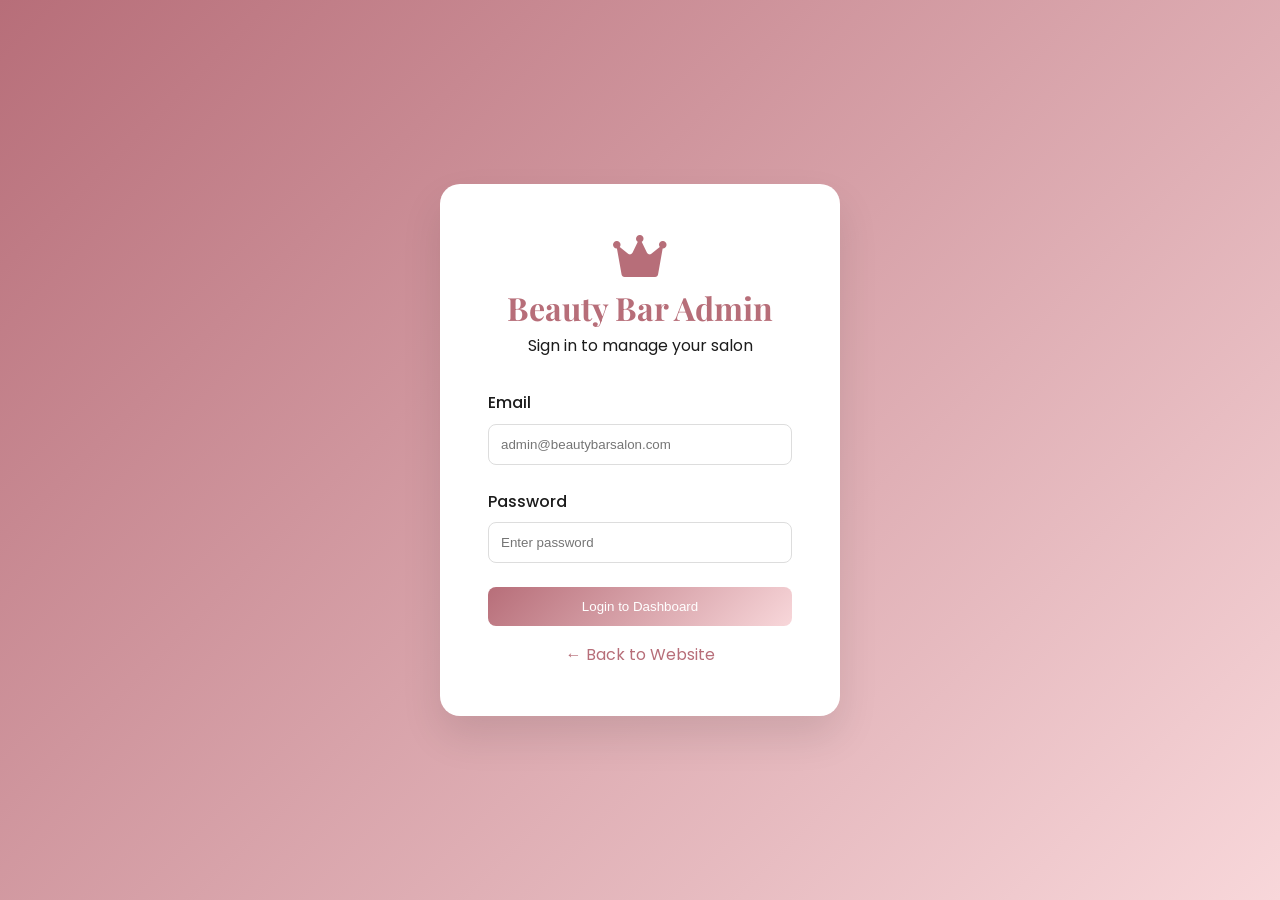
<file: admin/dashboard.html>
<!DOCTYPE html>
<html lang="en">
<head>
    <meta charset="UTF-8">
    <meta name="viewport" content="width=device-width, initial-scale=0.5">
    <title>Admin Dashboard - Beauty Bar Salon</title>
    <link rel="stylesheet" href="../css/style.css">
    <link href="https://fonts.googleapis.com/css2?family=Playfair+Display:wght@400;700;900&family=Poppins:wght@300;400;500;600;700&display=swap" rel="stylesheet">
    <link rel="stylesheet" href="https://cdnjs.cloudflare.com/ajax/libs/font-awesome/6.0.0/css/all.min.css">
    <style>
        * {
            margin: 0;
            padding: 0;
            box-sizing: border-box;
        }

        body {
            font-family: 'Poppins', sans-serif;
            background: var(--light);
        }

        .admin-container {
            display: flex;
            min-height: 100vh;
        }

        .admin-sidebar {
            width: 280px;
            background: var(--dark);
            color: white;
            padding: 2rem;
            position: fixed;
            height: 100vh;
            overflow-y: auto;
        }

        .admin-logo {
            font-family: 'Playfair Display', serif;
            font-size: 1.5rem;
            margin-bottom: 2rem;
            text-align: center;
        }

        .admin-nav {
            list-style: none;
        }

        .admin-nav li {
            margin-bottom: 0.5rem;
        }

        .admin-nav a {
            display: flex;
            align-items: center;
            gap: 1rem;
            padding: 12px 15px;
            color: #ccc;
            text-decoration: none;
            border-radius: 10px;
            transition: all 0.3s;
        }

        .admin-nav a:hover,
        .admin-nav a.active {
            background: rgba(255,255,255,0.1);
            color: white;
        }

        .admin-nav a i {
            width: 24px;
        }

        .admin-main {
            flex: 1;
            margin-left: 280px;
            padding: 2rem;
            background: var(--light);
        }

        .stats-grid {
            display: grid;
            grid-template-columns: repeat(auto-fit, minmax(240px, 1fr));
            gap: 1.5rem;
            margin-bottom: 2rem;
        }

        .stat-card {
            background: white;
            padding: 1.5rem;
            border-radius: 15px;
            box-shadow: var(--shadow);
        }

        .stat-card h3 {
            color: #666;
            font-size: 0.9rem;
            text-transform: uppercase;
            margin-bottom: 0.5rem;
        }

        .stat-value {
            font-size: 2rem;
            font-weight: 700;
            color: var(--primary);
        }

        .recent-section {
            background: white;
            border-radius: 15px;
            padding: 1.5rem;
        }

        .recent-section h3 {
            margin-bottom: 1rem;
        }

        .filter-bar {
            display: flex;
            gap: 1rem;
            margin-bottom: 1.5rem;
            flex-wrap: wrap;
        }

        .filter-bar select,
        .filter-bar input {
            padding: 8px 12px;
            border: 1px solid #ddd;
            border-radius: 8px;
            font-size: 0.9rem;
        }

        .bookings-table {
            overflow-x: auto;
        }

        table {
            width: 100%;
            border-collapse: collapse;
        }

        th, td {
            padding: 12px;
            text-align: left;
            border-bottom: 1px solid #eee;
        }

        th {
            background: var(--secondary);
            color: var(--dark);
            font-weight: 600;
        }

        .status-badge {
            padding: 4px 10px;
            border-radius: 20px;
            font-size: 0.8rem;
            font-weight: 500;
            display: inline-block;
        }

        .status-confirmed { background: #4CAF50; color: white; }
        .status-pending { background: #FFC107; color: #333; }
        .status-completed { background: #9E9E9E; color: white; }
        .status-cancelled { background: #F44336; color: white; }

        .action-btn {
            padding: 5px 10px;
            margin: 0 2px;
            border: none;
            border-radius: 5px;
            cursor: pointer;
            font-size: 0.8rem;
        }

        .btn-approve { background: #4CAF50; color: white; }
        .btn-reject { background: #F44336; color: white; }
        .btn-view { background: #2196F3; color: white; }

        .export-btn {
            background: var(--primary);
            color: white;
            border: none;
            padding: 8px 16px;
            border-radius: 8px;
            cursor: pointer;
        }

        @media (max-width: 768px) {
            .admin-sidebar {
                width: 70px;
                padding: 1rem;
            }
            .admin-logo span,
            .admin-nav a span {
                display: none;
            }
            .admin-main {
                margin-left: 70px;
            }
        }
    </style>
</head>
<body>
    <div class="admin-container">
        <div class="admin-sidebar">
            <div class="admin-logo">
                <i class="fas fa-crown"></i>
                <span>Beauty Bar</span>
            </div>
            <ul class="admin-nav">
                <li><a href="dashboard.html" class="active"><i class="fas fa-chart-line"></i><span>Dashboard</span></a></li>
                <li><a href="bookings.html"><i class="fas fa-calendar-check"></i><span>Bookings</span></a></li>
                <li><a href="services.html"><i class="fas fa-cut"></i><span>Services</span></a></li>
                <li><a href="staff.html"><i class="fas fa-users"></i><span>Staff</span></a></li>
                <li><a href="#" id="logout-btn"><i class="fas fa-sign-out-alt"></i><span>Logout</span></a></li>
            </ul>
        </div>

        <div class="admin-main">
            <h2>Admin Dashboard</h2>
            <p style="margin-bottom: 2rem; color: #666;">Welcome to Beauty Bar Salon Admin Panel</p>

            <div class="stats-grid" id="stats-container">
                <div class="stat-card">
                    <h3>Total Bookings</h3>
                    <div class="stat-value" id="total-bookings">0</div>
                </div>
                <div class="stat-card">
                    <h3>Pending Bookings</h3>
                    <div class="stat-value" id="pending-bookings">0</div>
                </div>
                <div class="stat-card">
                    <h3>Confirmed Bookings</h3>
                    <div class="stat-value" id="confirmed-bookings">0</div>
                </div>
                <div class="stat-card">
                    <h3>Total Revenue</h3>
                    <div class="stat-value" id="total-revenue">₹0</div>
                </div>
            </div>

            <div class="recent-section">
                <h3>Recent Bookings</h3>
                <div class="filter-bar">
                    <select id="status-filter">
                        <option value="all">All Status</option>
                        <option value="pending">Pending</option>
                        <option value="confirmed">Confirmed</option>
                        <option value="completed">Completed</option>
                        <option value="cancelled">Cancelled</option>
                    </select>
                    <input type="text" id="search-filter" placeholder="Search by name or service">
                    <button class="export-btn" onclick="exportBookings()">Export CSV</button>
                </div>
                <div class="bookings-table">
                    <table id="bookings-table">
                        <thead>
                            <tr>
                                <th>ID</th>
                                <th>Customer</th>
                                <th>Service</th>
                                <th>Staff</th>
                                <th>Date</th>
                                <th>Time</th>
                                <th>Amount</th>
                                <th>Status</th>
                                <th>Actions</th>
                            </tr>
                        </thead>
                        <tbody id="bookings-list"></tbody>
                    </table>
                </div>
            </div>
        </div>
    </div>

    <script>
        // Admin authentication
        if (!localStorage.getItem('adminLoggedIn')) {
            window.location.href = 'login.html';
        }

        // Load bookings from localStorage
        function loadBookings() {
            const bookings = JSON.parse(localStorage.getItem('bookings') || '[]');
            return bookings;
        }

        // Display bookings
        function displayBookings() {
            const statusFilter = document.getElementById('status-filter')?.value || 'all';
            const searchFilter = document.getElementById('search-filter')?.value.toLowerCase() || '';
            
            let bookings = loadBookings();
            
            // Filter by status
            if (statusFilter !== 'all') {
                bookings = bookings.filter(b => b.status === statusFilter);
            }
            
            // Filter by search
            if (searchFilter) {
                bookings = bookings.filter(b => 
                    (b.customer?.name || '').toLowerCase().includes(searchFilter) ||
                    (b.service?.name || '').toLowerCase().includes(searchFilter)
                );
            }
            
            // Update stats
            updateStats();
            
            // Display table
            const tbody = document.getElementById('bookings-list');
            if (!tbody) return;
            
            if (bookings.length === 0) {
                tbody.innerHTML = '<tr><td colspan="9" style="text-align: center;">No bookings found</td></tr>';
                return;
            }
            
            tbody.innerHTML = bookings.map(booking => `
                <tr>
                    <td>#${booking.id}</td>
                    <td>${booking.customer?.name || 'N/A'}</td>
                    <td>${booking.service?.name || 'N/A'}</td>
                    <td>${booking.staff?.name || 'N/A'}</td>
                    <td>${booking.date ? new Date(booking.date).toLocaleDateString() : 'N/A'}</td>
                    <td>${booking.time || 'N/A'}</td>
                    <td>₹${booking.service?.price || 0}</td>
                    <td><span class="status-badge status-${booking.status}">${booking.status}</span></td>
                    <td>
                        ${booking.status === 'pending' ? `
                            <button class="action-btn btn-approve" onclick="updateBookingStatus(${booking.id}, 'confirmed')">Approve</button>
                            <button class="action-btn btn-reject" onclick="updateBookingStatus(${booking.id}, 'cancelled')">Reject</button>
                        ` : ''}
                        <button class="action-btn btn-view" onclick="viewBooking(${booking.id})">View</button>
                    </td>
                </tr>
            `).join('');
        }
        
        // Update statistics
        function updateStats() {
            const bookings = loadBookings();
            
            const total = bookings.length;
            const pending = bookings.filter(b => b.status === 'pending').length;
            const confirmed = bookings.filter(b => b.status === 'confirmed').length;
            const totalRevenue = bookings
                .filter(b => b.status === 'confirmed' || b.status === 'completed')
                .reduce((sum, b) => sum + (b.service?.price * 0.3 || 0), 0);
            
            document.getElementById('total-bookings').textContent = total;
            document.getElementById('pending-bookings').textContent = pending;
            document.getElementById('confirmed-bookings').textContent = confirmed;
            document.getElementById('total-revenue').textContent = `₹${totalRevenue}`;
        }
        
        // Update booking status
        function updateBookingStatus(id, newStatus) {
            const bookings = loadBookings();
            const index = bookings.findIndex(b => b.id === id);
            
            if (index !== -1) {
                bookings[index].status = newStatus;
                localStorage.setItem('bookings', JSON.stringify(bookings));
                displayBookings();
                showToast(`Booking #${id} ${newStatus === 'confirmed' ? 'approved' : 'rejected'}!`, 'success');
            }
        }
        
        // View booking details
        function viewBooking(id) {
            const bookings = loadBookings();
            const booking = bookings.find(b => b.id === id);
            
            if (booking) {
                const advanceAmount = booking.service?.price * 0.3 || 0;
                alert(`📋 Booking Details\n\n` +
                    `Customer: ${booking.customer?.name}\n` +
                    `Phone: ${booking.customer?.phone}\n` +
                    `Email: ${booking.customer?.email}\n` +
                    `Service: ${booking.service?.name}\n` +
                    `Staff: ${booking.staff?.name}\n` +
                    `Date: ${new Date(booking.date).toLocaleDateString()}\n` +
                    `Time: ${booking.time}\n` +
                    `Total: ₹${booking.service?.price}\n` +
                    `Advance: ₹${advanceAmount}\n` +
                    `Status: ${booking.status}\n\n` +
                    `Notes: ${booking.customer?.notes || 'No notes'}`);
            }
        }
        
        // Export to CSV
        function exportBookings() {
            const bookings = loadBookings();
            
            const headers = ['ID', 'Customer Name', 'Phone', 'Email', 'Service', 'Staff', 'Date', 'Time', 'Amount', 'Status', 'Notes'];
            const rows = bookings.map(b => [
                b.id,
                b.customer?.name || '',
                b.customer?.phone || '',
                b.customer?.email || '',
                b.service?.name || '',
                b.staff?.name || '',
                b.date ? new Date(b.date).toLocaleDateString() : '',
                b.time || '',
                b.service?.price || 0,
                b.status,
                b.customer?.notes || ''
            ]);
            
            const csvContent = [headers, ...rows].map(row => row.join(',')).join('\n');
            const blob = new Blob([csvContent], { type: 'text/csv' });
            const url = URL.createObjectURL(blob);
            const a = document.createElement('a');
            a.href = url;
            a.download = `bookings_${new Date().toISOString().split('T')[0]}.csv`;
            a.click();
            URL.revokeObjectURL(url);
            
            showToast('Bookings exported successfully!', 'success');
        }
        
        // Show toast notification
        function showToast(message, type) {
            const toast = document.createElement('div');
            toast.className = `toast ${type}`;
            toast.innerHTML = `<span>${message}</span>`;
            toast.style.cssText = `
                position: fixed;
                bottom: 20px;
                right: 20px;
                background: ${type === 'success' ? '#4CAF50' : '#f44336'};
                color: white;
                padding: 12px 20px;
                border-radius: 8px;
                z-index: 9999;
                animation: slideIn 0.3s;
            `;
            document.body.appendChild(toast);
            setTimeout(() => toast.remove(), 3000);
        }
        
        // Event listeners
        document.getElementById('status-filter')?.addEventListener('change', displayBookings);
        document.getElementById('search-filter')?.addEventListener('input', displayBookings);
        
        document.getElementById('logout-btn')?.addEventListener('click', (e) => {
            e.preventDefault();
            localStorage.removeItem('adminLoggedIn');
            window.location.href = 'login.html';
        });
        
        // Initial load
        displayBookings();
        
        // Add sample booking for testing if none exist
        function addSampleBookings() {
            const bookings = loadBookings();
            if (bookings.length === 0) {
                const sampleBookings = [
                    {
                        id: 1001,
                        customer: { name: "Neha Gupta", email: "neha@example.com", phone: "9876543210" },
                        service: { id: 1, name: "Bridal Makeup", price: 4999, duration: 120 },
                        staff: { id: 1, name: "Priya Sharma" },
                        date: "2024-12-15",
                        time: "10:00 AM",
                        status: "confirmed",
                        createdAt: new Date().toISOString()
                    },
                    {
                        id: 1002,
                        customer: { name: "Priya Sharma", email: "priya@example.com", phone: "9876543211" },
                        service: { id: 2, name: "Hair Styling", price: 1999, duration: 60 },
                        staff: { id: 2, name: "Anjali Desai" },
                        date: "2024-12-14",
                        time: "2:00 PM",
                        status: "pending",
                        createdAt: new Date().toISOString()
                    },
                    {
                        id: 1003,
                        customer: { name: "Anjali Desai", email: "anjali@example.com", phone: "9876543212" },
                        service: { id: 3, name: "Facial Treatment", price: 2499, duration: 75 },
                        staff: { id: 3, name: "Meera Kapoor" },
                        date: "2024-12-13",
                        time: "11:00 AM",
                        status: "completed",
                        createdAt: new Date().toISOString()
                    },
                    {
                        id: 1004,
                        customer: { name: "Riya Mehta", email: "riya@example.com", phone: "9876543213" },
                        service: { id: 4, name: "Nail Art", price: 999, duration: 45 },
                        staff: { id: 4, name: "Riya Mehta" },
                        date: "2024-12-20",
                        time: "3:00 PM",
                        status: "pending",
                        createdAt: new Date().toISOString()
                    }
                ];
                localStorage.setItem('bookings', JSON.stringify(sampleBookings));
                displayBookings();
            }
        }
        
        addSampleBookings();
    </script>
</body>
</html>
</file>
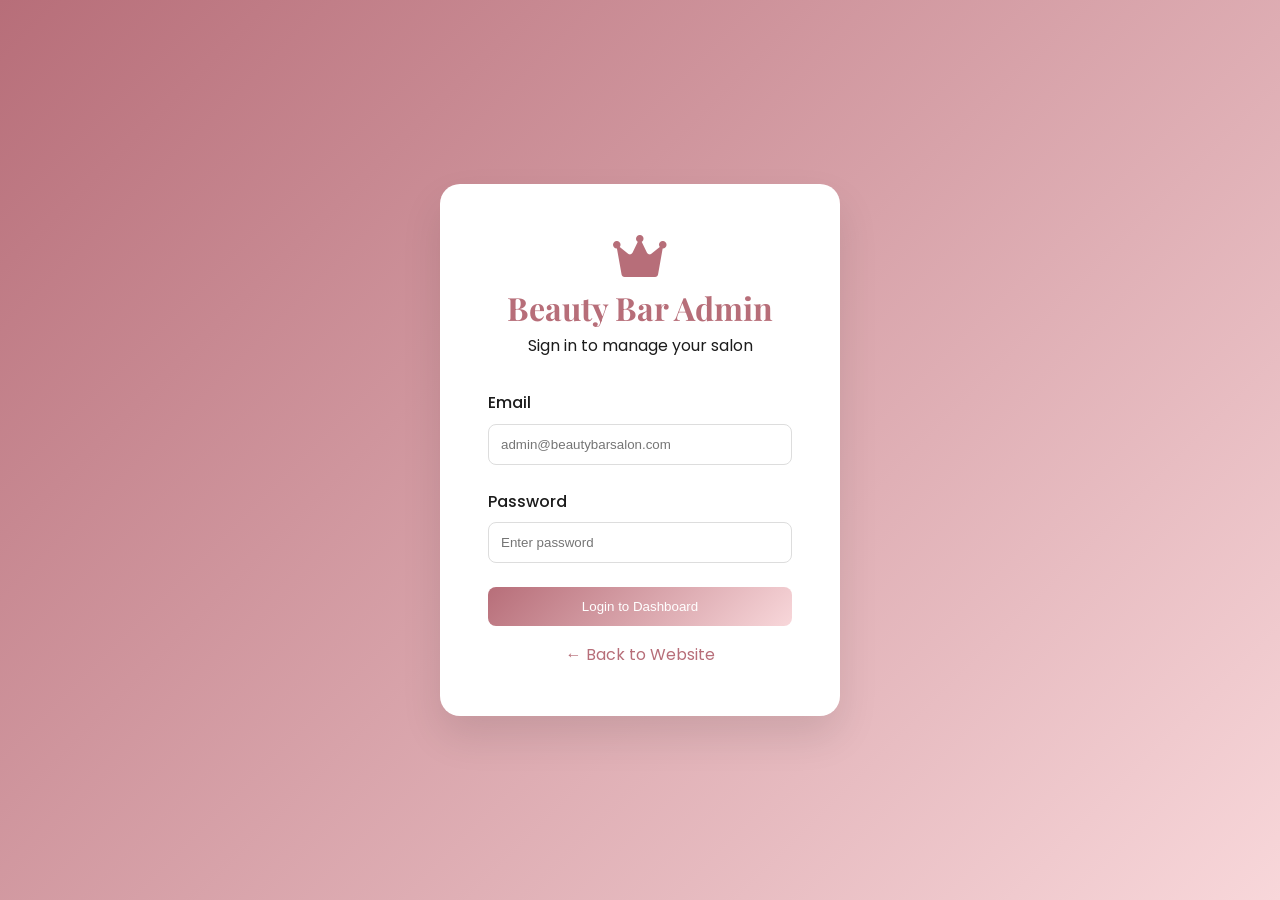
<file: admin/login.html>
<!DOCTYPE html>
<html lang="en">
<head>
    <meta charset="UTF-8">
    <meta name="viewport" content="width=device-width, initial-scale=1.0">
    <title>Admin Login - Beauty Bar</title>
    <link rel="stylesheet" href="../css/style.css">
    <link href="https://fonts.googleapis.com/css2?family=Playfair+Display:wght@400;700;900&family=Poppins:wght@300;400;500;600;700&display=swap" rel="stylesheet">
    <link rel="stylesheet" href="https://cdnjs.cloudflare.com/ajax/libs/font-awesome/6.0.0/css/all.min.css">
    <style>
        body { font-family: 'Poppins', sans-serif; background: linear-gradient(135deg, #B76E79, #F8D7DA); min-height: 100vh; display: flex; align-items: center; justify-content: center; padding: 2rem; }
        .login-card { background: white; border-radius: 20px; padding: 3rem; max-width: 400px; width: 100%; text-align: center; box-shadow: 0 20px 40px rgba(0,0,0,0.1); }
        .login-logo { margin-bottom: 2rem; }
        .login-logo h1 { color: #B76E79; font-family: 'Playfair Display', serif; }
        .form-group { margin-bottom: 1.5rem; text-align: left; }
        .form-group label { display: block; margin-bottom: 0.5rem; font-weight: 500; }
        .form-control { width: 100%; padding: 12px; border: 1px solid #ddd; border-radius: 8px; }
        .login-btn { width: 100%; padding: 12px; background: linear-gradient(135deg, #B76E79, #F8D7DA); color: white; border: none; border-radius: 8px; cursor: pointer; font-weight: 500; }
        .error-message { background: #fee; color: #c00; padding: 10px; border-radius: 8px; margin-bottom: 1rem; display: none; }
        .back-link { margin-top: 1rem; }
        .back-link a { color: #B76E79; text-decoration: none; }
    </style>
</head>
<body>
    <div class="login-card">
        <div class="login-logo"><i class="fas fa-crown" style="font-size: 3rem; color: #B76E79;"></i><h1>Beauty Bar Admin</h1><p>Sign in to manage your salon</p></div>
        <div class="error-message" id="error-message">Invalid credentials</div>
        <form id="login-form">
            <div class="form-group"><label>Email</label><input type="email" id="email" class="form-control" placeholder="admin@beautybarsalon.com" required></div>
            <div class="form-group"><label>Password</label><input type="password" id="password" class="form-control" placeholder="Enter password" required></div>
            <button type="submit" class="login-btn">Login to Dashboard</button>
        </form>
        <div class="back-link"><a href="../index.html">← Back to Website</a></div>
    </div>
    <script>
        document.getElementById('login-form').addEventListener('submit', (e) => {
            e.preventDefault();
            const email = document.getElementById('email').value;
            const password = document.getElementById('password').value;
            if (email === 'admin@beautybarsalon.com' && password === 'admin123') {
                localStorage.setItem('adminLoggedIn', 'true');
                window.location.href = 'dashboard.html';
            } else {
                document.getElementById('error-message').style.display = 'block';
                setTimeout(() => document.getElementById('error-message').style.display = 'none', 3000);
            }
        });
    </script>
</body>
</html>
</file>
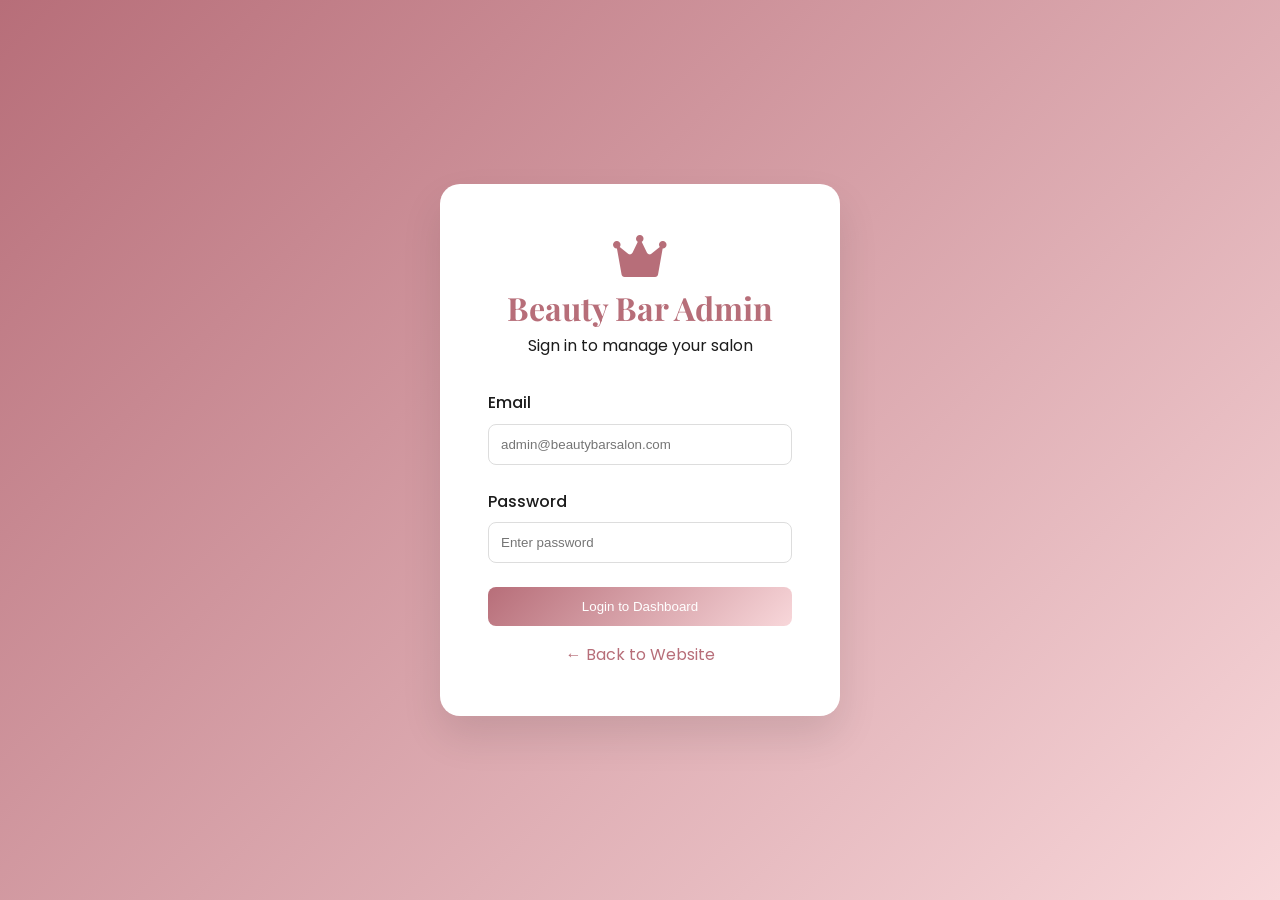
<file: admin/services.html>
<!DOCTYPE html>
<html lang="en">
<head>
    <meta charset="UTF-8">
    <meta name="viewport" content="width=device-width, initial-scale=0.5">
    <title>Manage Services - Beauty Bar Admin</title>
    <link rel="stylesheet" href="../css/style.css">
    <link href="https://fonts.googleapis.com/css2?family=Playfair+Display:wght@400;700;900&family=Poppins:wght@300;400;500;600;700&display=swap" rel="stylesheet">
    <link rel="stylesheet" href="https://cdnjs.cloudflare.com/ajax/libs/font-awesome/6.0.0/css/all.min.css">
    <style>
        * { margin: 0; padding: 0; box-sizing: border-box; }
        body { font-family: 'Poppins', sans-serif; background: #FAF9F6; }
        .admin-container { display: flex; min-height: 100vh; }
        .admin-sidebar { width: 280px; background: #1C1C1C; color: white; padding: 2rem; position: fixed; height: 100vh; overflow-y: auto; }
        .admin-logo { font-family: 'Playfair Display', serif; font-size: 1.5rem; margin-bottom: 2rem; text-align: center; }
        .admin-nav { list-style: none; }
        .admin-nav li { margin-bottom: 0.5rem; }
        .admin-nav a { display: flex; align-items: center; gap: 1rem; padding: 12px 15px; color: #ccc; text-decoration: none; border-radius: 10px; transition: all 0.3s; }
        .admin-nav a:hover, .admin-nav a.active { background: rgba(255,255,255,0.1); color: white; }
        .admin-main { flex: 1; margin-left: 280px; padding: 2rem; }
        .page-header { display: flex; justify-content: space-between; align-items: center; margin-bottom: 2rem; flex-wrap: wrap; gap: 1rem; }
        .btn-add { background: linear-gradient(135deg, #B76E79, #F8D7DA); color: white; border: none; padding: 12px 24px; border-radius: 30px; cursor: pointer; font-weight: 500; }
        .services-grid { display: grid; grid-template-columns: repeat(auto-fill, minmax(320px, 1fr)); gap: 1.5rem; }
        .service-card { background: white; border-radius: 12px; overflow: hidden; box-shadow: 0 2px 8px rgba(0,0,0,0.1); transition: transform 0.3s; }
        .service-card:hover { transform: translateY(-5px); box-shadow: 0 4px 15px rgba(0,0,0,0.15); }
        .service-card img { width: 100%; height: 180px; object-fit: cover; }
        .service-info { padding: 1rem; }
        .service-info h3 { margin-bottom: 0.5rem; }
        .service-price { color: #B76E79; font-size: 1.2rem; font-weight: bold; }
        .service-actions { display: flex; gap: 0.5rem; margin-top: 1rem; }
        .btn-edit { background: #2196F3; color: white; border: none; padding: 8px; border-radius: 6px; cursor: pointer; flex: 1; }
        .btn-delete { background: #F44336; color: white; border: none; padding: 8px; border-radius: 6px; cursor: pointer; flex: 1; }
        .modal { display: none; position: fixed; top: 0; left: 0; right: 0; bottom: 0; background: rgba(0,0,0,0.5); z-index: 1000; align-items: center; justify-content: center; }
        .modal.active { display: flex; }
        .modal-content { background: white; padding: 2rem; border-radius: 20px; max-width: 500px; width: 90%; max-height: 90vh; overflow-y: auto; }
        .form-group { margin-bottom: 1rem; }
        .form-group label { display: block; margin-bottom: 0.5rem; font-weight: 500; }
        .form-control { width: 100%; padding: 10px; border: 1px solid #ddd; border-radius: 8px; }
        .modal-buttons { display: flex; gap: 1rem; margin-top: 1.5rem; }
        .btn-save { background: #B76E79; color: white; border: none; padding: 10px; border-radius: 8px; cursor: pointer; flex: 1; }
        .btn-cancel { background: #ddd; color: #666; border: none; padding: 10px; border-radius: 8px; cursor: pointer; flex: 1; }
        .toast { position: fixed; bottom: 20px; right: 20px; background: #4CAF50; color: white; padding: 12px 20px; border-radius: 8px; z-index: 2000; animation: slideIn 0.3s; }
        .toast.error { background: #f44336; }
        @keyframes slideIn { from { transform: translateX(100%); opacity: 0; } to { transform: translateX(0); opacity: 1; } }
        @media (max-width: 768px) { .admin-sidebar { width: 70px; padding: 1rem; } .admin-main { margin-left: 70px; } .admin-logo span, .admin-nav a span { display: none; } .services-grid { grid-template-columns: 1fr; } }
    </style>
</head>
<body>
    <div class="admin-container">
        <div class="admin-sidebar">
            <div class="admin-logo"><i class="fas fa-crown"></i><span>Beauty Bar</span></div>
            <ul class="admin-nav">
                <li><a href="dashboard.html"><i class="fas fa-chart-line"></i><span>Dashboard</span></a></li>
                <li><a href="bookings.html"><i class="fas fa-calendar-check"></i><span>Bookings</span></a></li>
                <li><a href="services.html" class="active"><i class="fas fa-cut"></i><span>Services</span></a></li>
                <li><a href="staff.html"><i class="fas fa-users"></i><span>Staff</span></a></li>
                <li><a href="#" id="logout-btn"><i class="fas fa-sign-out-alt"></i><span>Logout</span></a></li>
            </ul>
        </div>
        <div class="admin-main">
            <div class="page-header">
                <h2>Manage Services</h2>
                <button class="btn-add" onclick="openAddModal()">+ Add New Service</button>
            </div>
            <div id="services-container" class="services-grid">
                <div style="text-align: center; padding: 2rem;">Loading services...</div>
            </div>
        </div>
    </div>

    <div id="serviceModal" class="modal">
        <div class="modal-content">
            <h3 id="modalTitle">Add New Service</h3>
            <form id="serviceForm">
                <input type="hidden" id="serviceId">
                <div class="form-group"><label>Service Name *</label><input type="text" id="serviceName" class="form-control" required></div>
                <div class="form-group"><label>Category *</label><select id="serviceCategory" class="form-control" required><option>Bridal</option><option>Hair</option><option>Makeup</option><option>Nails</option><option>Skincare</option></select></div>
                <div class="form-group"><label>Price (₹) *</label><input type="number" id="servicePrice" class="form-control" required></div>
                <div class="form-group"><label>Duration (minutes) *</label><input type="number" id="serviceDuration" class="form-control" required></div>
                <div class="form-group"><label>Description</label><textarea id="serviceDescription" class="form-control" rows="3"></textarea></div>
                <div class="form-group"><label>Image URL</label><input type="text" id="serviceImage" class="form-control" placeholder="https://..."></div>
                <div class="modal-buttons"><button type="submit" class="btn-save">Save Service</button><button type="button" class="btn-cancel" onclick="closeModal()">Cancel</button></div>
            </form>
        </div>
    </div>

    <script src="../js/data-service.js"></script>
    <script>
        if (!localStorage.getItem('adminLoggedIn')) window.location.href = 'login.html';
        
        let services = [];

        function loadServices() {
            const container = document.getElementById('services-container');
            if (!window.dataService) { setTimeout(loadServices, 100); return; }
            
            services = window.dataService.getAllServices();
            
            if (services.length === 0) {
                container.innerHTML = '<div style="text-align: center; padding: 2rem;"><p>No services yet. Click "Add New Service" to get started.</p></div>';
                return;
            }
            
            container.innerHTML = services.map(service => `
                <div class="service-card">
                    <img src="${service.image || 'https://placehold.co/400x300/B76E79/white?text=' + service.name}" alt="${service.name}" onerror="this.src='https://placehold.co/400x300/B76E79/white?text=${service.name}'">
                    <div class="service-info">
                        <h3>${service.name}</h3>
                        <p>${service.category} • ${service.duration} mins</p>
                        <div class="service-price">₹${service.price}</div>
                        <p style="font-size:0.8rem; color:#666;">${service.description || ''}</p>
                        <div class="service-actions">
                            <button class="btn-edit" onclick="editService(${service.id})">Edit</button>
                            <button class="btn-delete" onclick="deleteService(${service.id})">Delete</button>
                        </div>
                    </div>
                </div>
            `).join('');
        }

        function openAddModal() {
            document.getElementById('modalTitle').textContent = 'Add New Service';
            document.getElementById('serviceForm').reset();
            document.getElementById('serviceId').value = '';
            document.getElementById('serviceModal').classList.add('active');
        }

        function editService(id) {
            const service = services.find(s => s.id === id);
            if (service) {
                document.getElementById('modalTitle').textContent = 'Edit Service';
                document.getElementById('serviceId').value = service.id;
                document.getElementById('serviceName').value = service.name;
                document.getElementById('serviceCategory').value = service.category;
                document.getElementById('servicePrice').value = service.price;
                document.getElementById('serviceDuration').value = service.duration;
                document.getElementById('serviceDescription').value = service.description || '';
                document.getElementById('serviceImage').value = service.image || '';
                document.getElementById('serviceModal').classList.add('active');
            }
        }

        function deleteService(id) {
            if (confirm('Delete this service?')) {
                window.dataService.deleteService(id);
                loadServices();
                showToast('Service deleted!', 'success');
                setTimeout(() => window.location.reload(), 500);
            }
        }

        function closeModal() { document.getElementById('serviceModal').classList.remove('active'); }

        document.getElementById('serviceForm').addEventListener('submit', (e) => {
            e.preventDefault();
            const id = document.getElementById('serviceId').value;
            const serviceData = {
                name: document.getElementById('serviceName').value,
                category: document.getElementById('serviceCategory').value,
                price: parseInt(document.getElementById('servicePrice').value),
                duration: parseInt(document.getElementById('serviceDuration').value),
                description: document.getElementById('serviceDescription').value,
                image: document.getElementById('serviceImage').value
            };
            
            if (id) window.dataService.updateService(id, serviceData);
            else window.dataService.addService(serviceData);
            
            closeModal();
            loadServices();
            showToast(id ? 'Service updated!' : 'Service added!', 'success');
            setTimeout(() => window.location.reload(), 500);
        });

        function showToast(msg, type) {
            const toast = document.createElement('div');
            toast.className = `toast ${type === 'error' ? 'error' : ''}`;
            toast.textContent = msg;
            document.body.appendChild(toast);
            setTimeout(() => toast.remove(), 3000);
        }

        document.getElementById('logout-btn').addEventListener('click', (e) => {
            e.preventDefault();
            localStorage.removeItem('adminLoggedIn');
            window.location.href = 'login.html';
        });

        loadServices();
        if (window.dataService) window.dataService.subscribe(() => loadServices());
    </script>
</body>
</html>
</file>
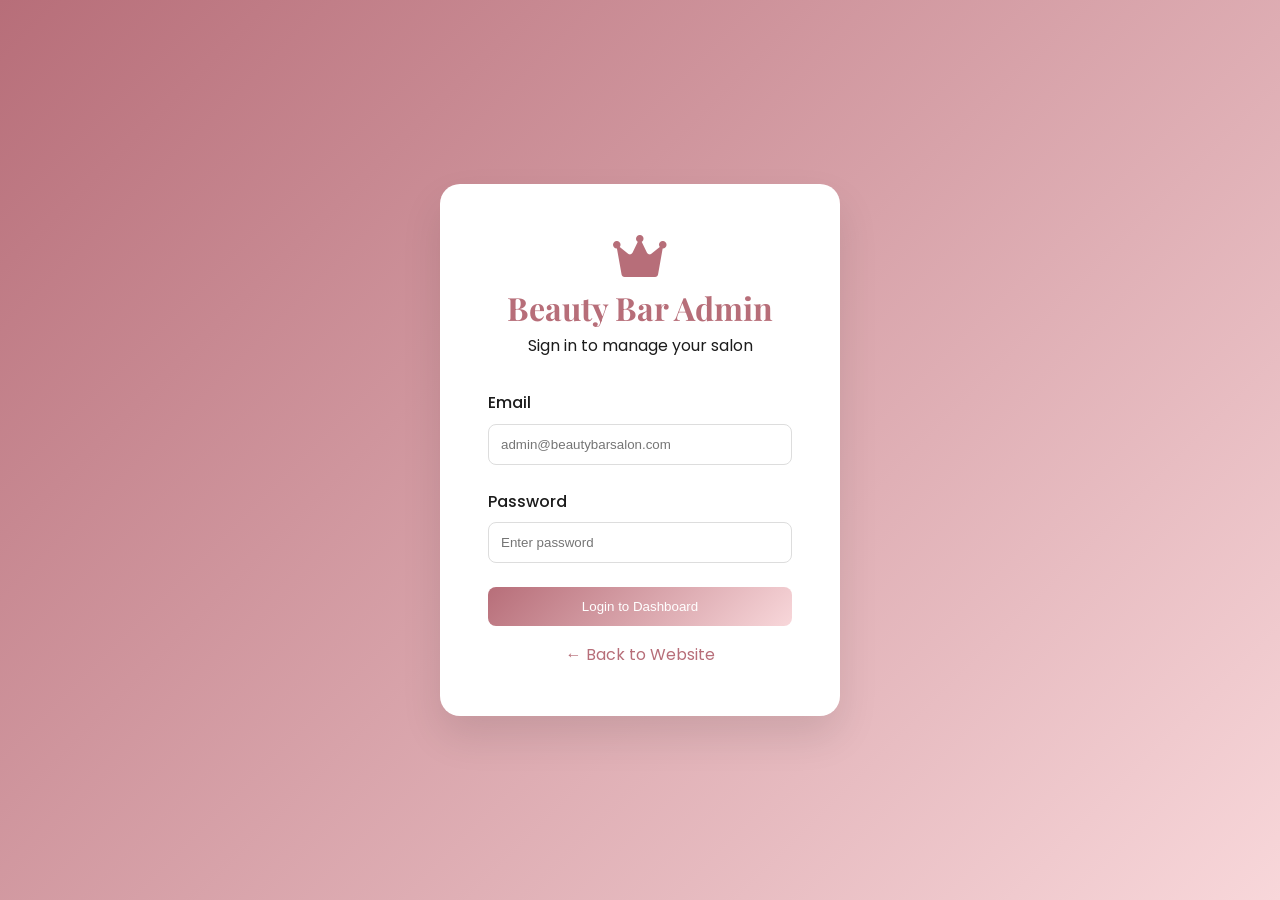
<file: admin/staff.html>
<!DOCTYPE html>
<html lang="en">
<head>
    <meta charset="UTF-8">
    <meta name="viewport" content="width=device-width, initial-scale=0.5">
    <title>Manage Staff - Beauty Bar Admin</title>
    <link rel="stylesheet" href="../css/style.css">
    <link href="https://fonts.googleapis.com/css2?family=Playfair+Display:wght@400;700;900&family=Poppins:wght@300;400;500;600;700&display=swap" rel="stylesheet">
    <link rel="stylesheet" href="https://cdnjs.cloudflare.com/ajax/libs/font-awesome/6.0.0/css/all.min.css">
    <style>
        * { margin: 0; padding: 0; box-sizing: border-box; }
        body { font-family: 'Poppins', sans-serif; background: #FAF9F6; }
        .admin-container { display: flex; min-height: 100vh; }
        .admin-sidebar { width: 280px; background: #1C1C1C; color: white; padding: 2rem; position: fixed; height: 100vh; overflow-y: auto; }
        .admin-logo { font-family: 'Playfair Display', serif; font-size: 1.5rem; margin-bottom: 2rem; text-align: center; }
        .admin-nav { list-style: none; }
        .admin-nav li { margin-bottom: 0.5rem; }
        .admin-nav a { display: flex; align-items: center; gap: 1rem; padding: 12px 15px; color: #ccc; text-decoration: none; border-radius: 10px; transition: all 0.3s; }
        .admin-nav a:hover, .admin-nav a.active { background: rgba(255,255,255,0.1); color: white; }
        .admin-main { flex: 1; margin-left: 280px; padding: 2rem; }
        .page-header { display: flex; justify-content: space-between; align-items: center; margin-bottom: 2rem; flex-wrap: wrap; gap: 1rem; }
        .btn-add { background: linear-gradient(135deg, #B76E79, #F8D7DA); color: white; border: none; padding: 12px 24px; border-radius: 30px; cursor: pointer; font-weight: 500; }
        .staff-grid { display: grid; grid-template-columns: repeat(auto-fill, minmax(300px, 1fr)); gap: 1.5rem; }
        .staff-card { background: white; border-radius: 12px; overflow: hidden; box-shadow: 0 2px 8px rgba(0,0,0,0.1); transition: transform 0.3s; text-align: center; }
        .staff-card:hover { transform: translateY(-5px); }
        .staff-card img { width: 100%; height: 250px; object-fit: cover; }
        .staff-info { padding: 1rem; }
        .staff-info h3 { margin-bottom: 0.3rem; }
        .staff-position { color: #B76E79; font-weight: 500; }
        .staff-actions { display: flex; gap: 0.5rem; margin-top: 1rem; }
        .btn-edit { background: #2196F3; color: white; border: none; padding: 8px; border-radius: 6px; cursor: pointer; flex: 1; }
        .btn-delete { background: #F44336; color: white; border: none; padding: 8px; border-radius: 6px; cursor: pointer; flex: 1; }
        .modal { display: none; position: fixed; top: 0; left: 0; right: 0; bottom: 0; background: rgba(0,0,0,0.5); z-index: 1000; align-items: center; justify-content: center; }
        .modal.active { display: flex; }
        .modal-content { background: white; padding: 2rem; border-radius: 20px; max-width: 500px; width: 90%; max-height: 90vh; overflow-y: auto; }
        .form-group { margin-bottom: 1rem; }
        .form-group label { display: block; margin-bottom: 0.5rem; font-weight: 500; }
        .form-control { width: 100%; padding: 10px; border: 1px solid #ddd; border-radius: 8px; }
        .modal-buttons { display: flex; gap: 1rem; margin-top: 1.5rem; }
        .btn-save { background: #B76E79; color: white; border: none; padding: 10px; border-radius: 8px; cursor: pointer; flex: 1; }
        .btn-cancel { background: #ddd; color: #666; border: none; padding: 10px; border-radius: 8px; cursor: pointer; flex: 1; }
        .toast { position: fixed; bottom: 20px; right: 20px; background: #4CAF50; color: white; padding: 12px 20px; border-radius: 8px; z-index: 2000; animation: slideIn 0.3s; }
        @keyframes slideIn { from { transform: translateX(100%); opacity: 0; } to { transform: translateX(0); opacity: 1; } }
        @media (max-width: 768px) { .admin-sidebar { width: 70px; padding: 1rem; } .admin-main { margin-left: 70px; } .admin-logo span, .admin-nav a span { display: none; } .staff-grid { grid-template-columns: 1fr; } }
    </style>
</head>
<body>
    <div class="admin-container">
        <div class="admin-sidebar">
            <div class="admin-logo"><i class="fas fa-crown"></i><span>Beauty Bar</span></div>
            <ul class="admin-nav">
                <li><a href="dashboard.html"><i class="fas fa-chart-line"></i><span>Dashboard</span></a></li>
                <li><a href="bookings.html"><i class="fas fa-calendar-check"></i><span>Bookings</span></a></li>
                <li><a href="services.html"><i class="fas fa-cut"></i><span>Services</span></a></li>
                <li><a href="staff.html" class="active"><i class="fas fa-users"></i><span>Staff</span></a></li>
                <li><a href="#" id="logout-btn"><i class="fas fa-sign-out-alt"></i><span>Logout</span></a></li>
            </ul>
        </div>
        <div class="admin-main">
            <div class="page-header">
                <h2>Manage Staff</h2>
                <button class="btn-add" onclick="openAddModal()">+ Add New Staff</button>
            </div>
            <div id="staff-container" class="staff-grid">
                <div style="text-align: center; padding: 2rem;">Loading staff...</div>
            </div>
        </div>
    </div>

    <div id="staffModal" class="modal">
        <div class="modal-content">
            <h3 id="modalTitle">Add New Staff</h3>
            <form id="staffForm">
                <input type="hidden" id="staffId">
                <div class="form-group"><label>Full Name *</label><input type="text" id="staffName" class="form-control" required></div>
                <div class="form-group"><label>Position *</label><input type="text" id="staffPosition" class="form-control" required></div>
                <div class="form-group"><label>Specialty *</label><input type="text" id="staffSpecialty" class="form-control" required></div>
                <div class="form-group"><label>Experience *</label><input type="text" id="staffExperience" class="form-control" placeholder="8+ years" required></div>
                <div class="form-group"><label>Rating (1-5)</label><input type="number" id="staffRating" class="form-control" step="0.1" min="0" max="5" value="4.8"></div>
                <div class="form-group"><label>Image URL</label><input type="text" id="staffImage" class="form-control" placeholder="https://..."></div>
                <div class="modal-buttons"><button type="submit" class="btn-save">Save Staff</button><button type="button" class="btn-cancel" onclick="closeModal()">Cancel</button></div>
            </form>
        </div>
    </div>

    <script src="../js/data-service.js"></script>
    <script>
        if (!localStorage.getItem('adminLoggedIn')) window.location.href = 'login.html';
        
        let staff = [];

        function loadStaff() {
            const container = document.getElementById('staff-container');
            if (!window.dataService) { setTimeout(loadStaff, 100); return; }
            
            staff = window.dataService.getAllStaff();
            
            if (staff.length === 0) {
                container.innerHTML = '<div style="text-align: center; padding: 2rem;"><p>No staff yet. Click "Add New Staff" to get started.</p></div>';
                return;
            }
            
            container.innerHTML = staff.map(member => `
                <div class="staff-card">
                    <img src="${member.image || 'https://placehold.co/300x300/B76E79/white?text=' + member.name}" alt="${member.name}" onerror="this.src='https://placehold.co/300x300/B76E79/white?text=${member.name}'">
                    <div class="staff-info">
                        <h3>${member.name}</h3>
                        <div class="staff-position">${member.position}</div>
                        <p>${member.specialty}</p>
                        <p>⭐ ${member.rating} (${member.reviews}+ reviews)</p>
                        <p>${member.experience} experience</p>
                        <div class="staff-actions">
                            <button class="btn-edit" onclick="editStaff(${member.id})">Edit</button>
                            <button class="btn-delete" onclick="deleteStaff(${member.id})">Delete</button>
                        </div>
                    </div>
                </div>
            `).join('');
        }

        function openAddModal() {
            document.getElementById('modalTitle').textContent = 'Add New Staff';
            document.getElementById('staffForm').reset();
            document.getElementById('staffId').value = '';
            document.getElementById('staffRating').value = '4.8';
            document.getElementById('staffModal').classList.add('active');
        }

        function editStaff(id) {
            const member = staff.find(s => s.id === id);
            if (member) {
                document.getElementById('modalTitle').textContent = 'Edit Staff';
                document.getElementById('staffId').value = member.id;
                document.getElementById('staffName').value = member.name;
                document.getElementById('staffPosition').value = member.position;
                document.getElementById('staffSpecialty').value = member.specialty;
                document.getElementById('staffExperience').value = member.experience;
                document.getElementById('staffRating').value = member.rating || 4.8;
                document.getElementById('staffImage').value = member.image || '';
                document.getElementById('staffModal').classList.add('active');
            }
        }

        function deleteStaff(id) {
            if (confirm('Delete this staff member?')) {
                window.dataService.deleteStaff(id);
                loadStaff();
                showToast('Staff deleted!');
                setTimeout(() => window.location.reload(), 500);
            }
        }

        function closeModal() { document.getElementById('staffModal').classList.remove('active'); }

        document.getElementById('staffForm').addEventListener('submit', (e) => {
            e.preventDefault();
            const id = document.getElementById('staffId').value;
            const staffData = {
                name: document.getElementById('staffName').value,
                position: document.getElementById('staffPosition').value,
                specialty: document.getElementById('staffSpecialty').value,
                experience: document.getElementById('staffExperience').value,
                rating: parseFloat(document.getElementById('staffRating').value),
                image: document.getElementById('staffImage').value,
                reviews: 100,
                services: []
            };
            
            if (id) window.dataService.updateStaff(id, staffData);
            else window.dataService.addStaff(staffData);
            
            closeModal();
            loadStaff();
            showToast(id ? 'Staff updated!' : 'Staff added!');
            setTimeout(() => window.location.reload(), 500);
        });

        function showToast(msg) {
            const toast = document.createElement('div');
            toast.className = 'toast';
            toast.textContent = msg;
            document.body.appendChild(toast);
            setTimeout(() => toast.remove(), 3000);
        }

        document.getElementById('logout-btn').addEventListener('click', (e) => {
            e.preventDefault();
            localStorage.removeItem('adminLoggedIn');
            window.location.href = 'login.html';
        });

        loadStaff();
        if (window.dataService) window.dataService.subscribe(() => loadStaff());
    </script>
</body>
</html>
</file>
<file: css/style.css>
/* ============================================
   BEAUTY BAR SALON - COMPLETE CSS
   Luxury Rose Gold Theme
   ============================================ */

/* ============================================
   CSS VARIABLES
   ============================================ */
:root {
    --primary: #B76E79;
    --primary-dark: #9e5a64;
    --primary-light: #d48a94;
    --secondary: #F8D7DA;
    --secondary-dark: #f0c4c8;
    --dark: #1C1C1C;
    --dark-light: #333333;
    --light: #FAF9F6;
    --white: #FFFFFF;
    --gray: #666666;
    --light-gray: #f5f5f5;
    --shadow: 0 4px 15px rgba(0, 0, 0, 0.08);
    --shadow-hover: 0 8px 25px rgba(183, 110, 121, 0.15);
    --gradient: linear-gradient(135deg, #B76E79, #F8D7DA);
    --gradient-dark: linear-gradient(135deg, #9e5a64, #f0c4c8);
    --font-heading: 'Playfair Display', serif;
    --font-body: 'Poppins', sans-serif;
    --border-radius: 12px;
    --border-radius-lg: 20px;
    --transition: all 0.3s ease;
}

/* ============================================
   RESET & BASE STYLES
   ============================================ */
* {
    margin: 0;
    padding: 0;
    box-sizing: border-box;
}

html {
    scroll-behavior: smooth;
}

body {
    font-family: var(--font-body);
    background-color: var(--light);
    color: var(--dark);
    line-height: 1.6;
    overflow-x: hidden;
}

/* ============================================
   TYPOGRAPHY
   ============================================ */
h1, h2, h3, h4, h5, h6 {
    font-family: var(--font-heading);
    font-weight: 700;
}

.section-title {
    font-size: 2.5rem;
    text-align: center;
    margin-bottom: 1rem;
    color: var(--dark);
    position: relative;
}

.section-title::after {
    content: '';
    position: absolute;
    bottom: -12px;
    left: 50%;
    transform: translateX(-50%);
    width: 60px;
    height: 3px;
    background: var(--gradient);
    border-radius: 3px;
}

.section-subtitle {
    text-align: center;
    color: var(--gray);
    margin-bottom: 3rem;
}

/* ============================================
   NAVBAR - HAMBURGER ON LEFT
   ============================================ */
.navbar {
    display: flex;
    justify-content: space-between;
    align-items: center;
    padding: 1rem 5%;
    background: var(--white);
    box-shadow: var(--shadow);
    position: sticky;
    top: 0;
    z-index: 1000;
}

.hamburger {
    display: none;
    flex-direction: column;
    justify-content: space-between;
    width: 28px;
    height: 22px;
    cursor: pointer;
    background: transparent;
    border: none;
    order: 1;
    z-index: 1001;
}

.hamburger .bar {
    width: 100%;
    height: 3px;
    background-color: var(--primary);
    border-radius: 10px;
    transition: var(--transition);
}

.hamburger.active .bar:nth-child(1) {
    transform: translateY(8px) rotate(45deg);
}

.hamburger.active .bar:nth-child(2) {
    opacity: 0;
}

.hamburger.active .bar:nth-child(3) {
    transform: translateY(-8px) rotate(-45deg);
}

.logo {
    font-family: var(--font-heading);
    font-size: 1.5rem;
    font-weight: 700;
    background: var(--gradient);
    -webkit-background-clip: text;
    -webkit-text-fill-color: transparent;
    text-decoration: none;
    order: 2;
    text-align: center;
    flex: 1;
}

.login-mobile {
    display: none;
    order: 3;
}

.login-mobile .btn {
    padding: 8px 16px;
    font-size: 0.85rem;
}

.nav-links {
    display: flex;
    align-items: center;
    gap: 2rem;
}

.nav-links a {
    text-decoration: none;
    color: var(--dark);
    font-weight: 500;
    transition: color 0.3s;
}

.nav-links a:hover {
    color: var(--primary);
}

.social-nav {
    display: flex;
    gap: 0.8rem;
}

.social-icon {
    width: 35px;
    height: 35px;
    border-radius: 50%;
    display: flex;
    align-items: center;
    justify-content: center;
    background: var(--secondary);
    color: var(--primary);
    text-decoration: none;
    transition: var(--transition);
}

.social-icon:hover {
    background: var(--primary);
    color: var(--white);
    transform: translateY(-2px);
}

/* ============================================
   BUTTONS
   ============================================ */
.btn {
    padding: 12px 30px;
    border: none;
    border-radius: 50px;
    font-size: 0.95rem;
    font-weight: 500;
    cursor: pointer;
    transition: var(--transition);
    text-decoration: none;
    display: inline-block;
    text-align: center;
}

.btn-primary {
    background: var(--gradient);
    color: var(--white);
    box-shadow: var(--shadow);
}

.btn-primary:hover {
    transform: translateY(-2px);
    box-shadow: var(--shadow-hover);
}

.btn-outline {
    background: transparent;
    border: 2px solid var(--primary);
    color: var(--primary);
}

.btn-outline:hover {
    background: var(--primary);
    color: var(--white);
    transform: translateY(-2px);
}

/* ============================================
   HERO SECTION
   ============================================ */
.hero {
    min-height: 85vh;
    display: flex;
    align-items: center;
    justify-content: center;
    text-align: center;
    padding: 2rem 5%;
    position: relative;
    background-size: cover;
    background-position: center;
    background-repeat: no-repeat;
}

.hero::before {
    content: '';
    position: absolute;
    top: 0;
    left: 0;
    right: 0;
    bottom: 0;
    background: rgba(0, 0, 0, 0.5);
    z-index: 1;
}

.hero-content {
    position: relative;
    z-index: 2;
    max-width: 800px;
    margin: 0 auto;
    color: var(--white);
}

.hero-content h1 {
    font-size: 3.5rem;
    margin-bottom: 1.5rem;
    color: var(--white);
    text-shadow: 2px 2px 4px rgba(0,0,0,0.3);
}

.hero-content p {
    font-size: 1.2rem;
    margin-bottom: 2rem;
    color: rgba(255, 255, 255, 0.95);
}

.hero-buttons {
    display: flex;
    gap: 1rem;
    justify-content: center;
    flex-wrap: wrap;
}

.hero .btn-primary {
    background: var(--gradient);
    color: var(--white);
}

.hero .btn-outline {
    background: transparent;
    border: 2px solid var(--white);
    color: var(--white);
}

.hero .btn-outline:hover {
    background: var(--white);
    color: var(--primary);
}

/* ============================================
   COUNTER SECTION
   ============================================ */
.love-counter {
    background: var(--gradient);
    padding: 4rem 5%;
    color: var(--white);
    text-align: center;
}

.counter-grid {
    display: grid;
    grid-template-columns: repeat(4, 1fr);
    gap: 2rem;
    max-width: 1000px;
    margin: 0 auto;
}

.counter-number {
    font-size: 2.5rem;
    font-weight: 700;
    font-family: var(--font-heading);
    margin-bottom: 0.5rem;
}

.counter-label {
    font-size: 0.9rem;
    opacity: 0.9;
}

/* ============================================
   SERVICES SECTION
   ============================================ */
.services {
    padding: 5rem 5%;
}

.services-grid {
    display: grid;
    grid-template-columns: repeat(auto-fill, minmax(320px, 1fr));
    gap: 2rem;
}

.service-card {
    background: var(--white);
    border-radius: var(--border-radius);
    overflow: hidden;
    box-shadow: var(--shadow);
    transition: var(--transition);
}

.service-card:hover {
    transform: translateY(-5px);
    box-shadow: var(--shadow-hover);
}

.service-image {
    width: 100%;
    height: 220px;
    object-fit: cover;
}

.service-content {
    padding: 1.5rem;
}

.service-category {
    display: inline-block;
    padding: 4px 12px;
    background: var(--secondary);
    border-radius: 20px;
    font-size: 0.7rem;
    font-weight: 600;
    color: var(--primary);
    margin-bottom: 0.75rem;
}

.service-title {
    font-size: 1.2rem;
    margin-bottom: 0.5rem;
}

.service-price {
    font-size: 1.3rem;
    font-weight: 700;
    color: var(--primary);
    margin-top: 0.5rem;
}

/* ============================================
   GALLERY SECTION
   ============================================ */
.gallery-section {
    padding: 5rem 5%;
    background: linear-gradient(135deg, #fff 0%, var(--secondary) 100%);
}

.gallery-grid {
    display: grid;
    grid-template-columns: repeat(auto-fill, minmax(300px, 1fr));
    gap: 1.5rem;
}

.gallery-item {
    position: relative;
    border-radius: var(--border-radius);
    overflow: hidden;
    cursor: pointer;
    height: 280px;
}

.gallery-item img {
    width: 100%;
    height: 100%;
    object-fit: cover;
    transition: transform 0.5s;
}

.gallery-item:hover img {
    transform: scale(1.05);
}

.gallery-overlay {
    position: absolute;
    bottom: 0;
    left: 0;
    right: 0;
    background: linear-gradient(to top, rgba(0,0,0,0.8), transparent);
    color: white;
    padding: 2rem 1rem 1rem;
    transform: translateY(100%);
    transition: transform 0.3s;
}

.gallery-item:hover .gallery-overlay {
    transform: translateY(0);
}

/* ============================================
   VIDEO GALLERY SECTION
   ============================================ */
.video-gallery-section {
    padding: 5rem 5%;
    background: linear-gradient(135deg, var(--white) 0%, var(--secondary) 100%);
}

.video-slider-container {
    position: relative;
    max-width: 1000px;
    margin: 0 auto;
    display: flex;
    align-items: center;
    gap: 1rem;
}

.video-slider {
    flex: 1;
    overflow: hidden;
    position: relative;
    min-height: 450px;
}

.video-slide {
    display: none;
    animation: fadeIn 0.5s ease;
}

.video-slide.active {
    display: block;
}

@keyframes fadeIn {
    from {
        opacity: 0;
        transform: translateX(20px);
    }
    to {
        opacity: 1;
        transform: translateX(0);
    }
}

.video-wrapper {
    position: relative;
    border-radius: 20px;
    overflow: hidden;
    box-shadow: var(--shadow-hover);
    background: #000;
    cursor: pointer;
}

.video-wrapper video {
    width: 100%;
    height: auto;
    display: block;
}

.video-play-overlay {
    position: absolute;
    top: 0;
    left: 0;
    right: 0;
    bottom: 0;
    background: rgba(0, 0, 0, 0.4);
    display: flex;
    align-items: center;
    justify-content: center;
    transition: var(--transition);
    cursor: pointer;
}

.video-play-overlay.hide {
    opacity: 0;
    visibility: hidden;
}

.play-btn {
    width: 70px;
    height: 70px;
    background: var(--primary);
    border-radius: 50%;
    display: flex;
    align-items: center;
    justify-content: center;
    color: white;
    font-size: 1.8rem;
    cursor: pointer;
    transition: var(--transition);
    box-shadow: 0 4px 15px rgba(0, 0, 0, 0.3);
}

.play-btn:hover {
    transform: scale(1.1);
    background: var(--primary-dark);
}

.video-info {
    margin-top: 1.5rem;
    text-align: center;
}

.video-info h3 {
    font-size: 1.3rem;
    margin-bottom: 0.5rem;
}

.video-meta {
    display: flex;
    justify-content: center;
    gap: 1rem;
    margin-top: 0.5rem;
}

.video-meta span {
    display: inline-flex;
    align-items: center;
    gap: 0.3rem;
    background: var(--secondary);
    padding: 4px 12px;
    border-radius: 20px;
    font-size: 0.8rem;
    color: var(--primary);
}

.slider-nav {
    width: 45px;
    height: 45px;
    background: white;
    border: none;
    border-radius: 50%;
    cursor: pointer;
    transition: var(--transition);
    box-shadow: var(--shadow);
    color: var(--primary);
    font-size: 1.2rem;
    display: flex;
    align-items: center;
    justify-content: center;
    z-index: 10;
}

.slider-nav:hover {
    background: var(--primary);
    color: white;
    transform: scale(1.05);
}

.slider-indicators {
    display: flex;
    justify-content: center;
    gap: 1rem;
    margin-top: 2rem;
}

.indicator {
    width: 12px;
    height: 12px;
    border-radius: 50%;
    background: #ddd;
    cursor: pointer;
    transition: var(--transition);
}

.indicator.active {
    background: var(--primary);
    width: 30px;
    border-radius: 10px;
}

/* ============================================
   TEAM SECTION
   ============================================ */
.team-section {
    padding: 5rem 5%;
    background: linear-gradient(135deg, var(--secondary) 0%, #fff 100%);
}

.team-grid {
    display: grid;
    grid-template-columns: repeat(auto-fill, minmax(280px, 1fr));
    gap: 2rem;
}

.team-card {
    background: var(--white);
    border-radius: var(--border-radius);
    overflow: hidden;
    text-align: center;
    transition: var(--transition);
    box-shadow: var(--shadow);
}

.team-card:hover {
    transform: translateY(-5px);
    box-shadow: var(--shadow-hover);
}

.team-image {
    width: 100%;
    height: 280px;
    object-fit: cover;
}

.team-info {
    padding: 1.5rem;
}

.team-info h3 {
    font-size: 1.2rem;
    margin-bottom: 0.3rem;
}

.position {
    color: var(--primary);
    font-weight: 600;
    font-size: 0.85rem;
    margin-bottom: 0.5rem;
}

.specialty {
    color: var(--gray);
    font-size: 0.85rem;
    margin-bottom: 0.5rem;
}

/* ============================================
   TESTIMONIALS SECTION
   ============================================ */
.testimonials {
    padding: 5rem 5%;
    background: var(--white);
}

.testimonials-slider {
    max-width: 800px;
    margin: 0 auto;
}

.testimonial-card {
    background: linear-gradient(135deg, #fff, var(--secondary));
    padding: 2rem;
    border-radius: var(--border-radius-lg);
    text-align: center;
    margin: 1rem;
    box-shadow: var(--shadow);
}

.testimonial-image {
    width: 80px;
    height: 80px;
    border-radius: 50%;
    object-fit: cover;
    margin: 0 auto 1rem;
    border: 3px solid var(--primary);
}

.testimonial-text {
    font-style: italic;
    color: var(--gray);
    margin-bottom: 1rem;
    line-height: 1.7;
}

.testimonial-author {
    font-weight: 700;
    color: var(--primary);
}

.testimonial-rating {
    color: #FFD700;
    margin-bottom: 1rem;
}

/* ============================================
   INSTAGRAM FEED
   ============================================ */
.instagram-feed {
    padding: 5rem 5%;
    background: linear-gradient(135deg, #fff 0%, var(--secondary) 100%);
}

.instagram-grid {
    display: grid;
    grid-template-columns: repeat(auto-fill, minmax(200px, 1fr));
    gap: 1rem;
    margin-bottom: 2rem;
}

.instagram-item {
    position: relative;
    border-radius: 10px;
    overflow: hidden;
    aspect-ratio: 1;
    cursor: pointer;
}

.instagram-item img {
    width: 100%;
    height: 100%;
    object-fit: cover;
    transition: transform 0.3s;
}

.instagram-item:hover img {
    transform: scale(1.05);
}

.instagram-overlay {
    position: absolute;
    top: 0;
    left: 0;
    right: 0;
    bottom: 0;
    background: rgba(183, 110, 121, 0.8);
    display: flex;
    align-items: center;
    justify-content: center;
    gap: 1rem;
    opacity: 0;
    transition: opacity 0.3s;
    color: white;
}

.instagram-item:hover .instagram-overlay {
    opacity: 1;
}

.instagram-view-more {
    text-align: center;
}

/* ============================================
   NEWSLETTER SECTION
   ============================================ */
.newsletter {
    padding: 4rem 5%;
    background: var(--white);
    text-align: center;
}

.newsletter-box {
    max-width: 600px;
    margin: 0 auto;
    padding: 3rem;
    background: linear-gradient(135deg, var(--secondary), #fff);
    border-radius: var(--border-radius-lg);
    box-shadow: var(--shadow);
}

.newsletter-box h3 {
    font-size: 1.8rem;
    margin-bottom: 0.5rem;
}

.newsletter-form {
    display: flex;
    gap: 1rem;
    margin-top: 2rem;
}

.newsletter-input {
    flex: 1;
    padding: 12px 20px;
    border: 2px solid transparent;
    border-radius: 50px;
    font-size: 1rem;
    transition: var(--transition);
}

.newsletter-input:focus {
    outline: none;
    border-color: var(--primary);
}

/* ============================================
   FOOTER - YOUR CUSTOM STYLES
   ============================================ */
.footer {
    background: var(--dark);
    color: var(--white);
    padding: 4rem 5% 0;
    margin-top: 0;
}

.footer-container {
    max-width: 1200px;
    margin: 0 auto;
}

.footer-grid {
    display: grid;
    grid-template-columns: repeat(auto-fit, minmax(250px, 1fr));
    gap: 2.5rem;
    margin-bottom: 3rem;
}

.footer-title {
    font-family: var(--font-heading);
    font-size: 1.3rem;
    margin-bottom: 1.2rem;
    color: var(--white);
    position: relative;
    padding-bottom: 0.5rem;
}

.footer-title::after {
    content: '';
    position: absolute;
    bottom: 0;
    left: 0;
    width: 40px;
    height: 2px;
    background: var(--gradient);
    border-radius: 2px;
}

.footer-description {
    color: #aaa;
    line-height: 1.6;
    margin-bottom: 1.2rem;
}

/* Social Links */
.footer-social {
    display: flex;
    gap: 0.8rem;
    flex-wrap: wrap;
}

.social-link {
    width: 38px;
    height: 38px;
    border-radius: 50%;
    background: rgba(255, 255, 255, 0.1);
    display: flex;
    align-items: center;
    justify-content: center;
    color: var(--white);
    text-decoration: none;
    transition: var(--transition);
}

.social-link:hover {
    background: var(--primary);
    transform: translateY(-3px);
}

/* Footer Links */
.footer-links {
    list-style: none;
    padding: 0;
}

.footer-links li {
    margin-bottom: 0.7rem;
}

.footer-links a {
    color: #ccc;
    text-decoration: none;
    transition: var(--transition);
    display: inline-block;
}

.footer-links a:hover {
    color: var(--primary);
    transform: translateX(5px);
}

/* Contact Info */
.footer-contact {
    list-style: none;
    padding: 0;
}

.footer-contact li {
    display: flex;
    gap: 1rem;
    margin-bottom: 1.2rem;
}

.footer-contact li i {
    width: 35px;
    height: 35px;
    background: rgba(255, 255, 255, 0.1);
    border-radius: 50%;
    display: flex;
    align-items: center;
    justify-content: center;
    color: var(--primary);
    font-size: 0.9rem;
}

.footer-contact li div {
    flex: 1;
}

.footer-contact li span {
    display: block;
    font-size: 0.75rem;
    color: #888;
    margin-bottom: 0.2rem;
}

.footer-contact li a,
.footer-contact li p {
    color: #ccc;
    text-decoration: none;
    font-size: 0.9rem;
}

.footer-contact li a:hover {
    color: var(--primary);
}

/* Working Hours */
.footer-hours {
    list-style: none;
    padding: 0;
}

.footer-hours li {
    display: flex;
    justify-content: space-between;
    padding: 0.6rem 0;
    border-bottom: 1px dashed rgba(255, 255, 255, 0.1);
}

.footer-hours li span:first-child {
    color: #aaa;
}

.footer-hours li span:last-child {
    color: #ccc;
    font-weight: 500;
}

/* Emergency Contact */
.footer-emergency {
    display: flex;
    gap: 1rem;
    margin-top: 1.5rem;
    padding: 1rem;
    background: rgba(183, 110, 121, 0.15);
    border-radius: 12px;
    border-left: 3px solid var(--primary);
}

.footer-emergency i {
    font-size: 1.5rem;
    color: var(--primary);
}

.footer-emergency div span {
    display: block;
    font-size: 0.7rem;
    color: #888;
    margin-bottom: 0.2rem;
}

.footer-emergency a {
    color: var(--primary);
    text-decoration: none;
    font-weight: 600;
    font-size: 1rem;
}

/* Bottom Bar */
.footer-bottom {
    padding: 1.5rem 0;
}

.footer-bottom-content {
    display: flex;
    justify-content: space-between;
    align-items: center;
    flex-wrap: wrap;
    gap: 1rem;
}

.footer-bottom p {
    color: #888;
    font-size: 0.85rem;
}

.footer-bottom-links {
    display: flex;
    gap: 1.5rem;
}

.footer-bottom-links a {
    color: #888;
    text-decoration: none;
    font-size: 0.85rem;
    transition: color 0.3s;
}

.footer-bottom-links a:hover {
    color: var(--primary);
}

/* ============================================
   FLOATING WHATSAPP BUTTON
   ============================================ */
.whatsapp-float {
    position: fixed;
    bottom: 30px;
    right: 30px;
    background: #25D366;
    color: white;
    width: 60px;
    height: 60px;
    border-radius: 50%;
    display: flex;
    align-items: center;
    justify-content: center;
    font-size: 30px;
    box-shadow: 0 4px 15px rgba(37, 211, 102, 0.3);
    transition: var(--transition);
    z-index: 999;
    text-decoration: none;
}

.whatsapp-float:hover {
    transform: scale(1.1);
}

/* ============================================
   INSTALL BUTTON (PWA)
   ============================================ */
.install-btn {
    position: fixed;
    bottom: 100px;
    left: 30px;
    background: var(--gradient);
    color: white;
    border: none;
    border-radius: 50px;
    padding: 12px 20px;
    cursor: pointer;
    z-index: 998;
    display: none;
    font-weight: 500;
    gap: 8px;
    align-items: center;
    box-shadow: var(--shadow);
}

/* ============================================
   MODAL
   ============================================ */
.modal {
    display: none;
    position: fixed;
    top: 0;
    left: 0;
    width: 100%;
    height: 100%;
    background: rgba(0, 0, 0, 0.5);
    z-index: 2000;
    align-items: center;
    justify-content: center;
}

.modal.active {
    display: flex;
}

.modal-content {
    background: var(--white);
    padding: 2rem;
    border-radius: var(--border-radius-lg);
    max-width: 400px;
    width: 90%;
    position: relative;
    text-align: center;
}

.close-modal {
    position: absolute;
    top: 1rem;
    right: 1rem;
    font-size: 1.5rem;
    cursor: pointer;
    color: var(--gray);
}

.close-modal:hover {
    color: var(--primary);
}

.google-login {
    display: flex;
    align-items: center;
    justify-content: center;
    gap: 12px;
    width: 100%;
    padding: 12px;
    background: white;
    border: 2px solid #ddd;
    border-radius: 50px;
    cursor: pointer;
    transition: var(--transition);
}

.google-login:hover {
    border-color: var(--primary);
    background: var(--secondary);
}

.google-login img {
    width: 20px;
}

.divider {
    margin: 1rem 0;
    position: relative;
}

.divider span {
    background: white;
    padding: 0 10px;
    color: #999;
}

.modal-note {
    font-size: 0.8rem;
    color: #999;
    margin-top: 1rem;
}

/* ============================================
   LOADING SPINNER
   ============================================ */
.loading-spinner {
    text-align: center;
    padding: 3rem;
    color: var(--primary);
}

/* ============================================
   BACK TO TOP BUTTON
   ============================================ */
.back-to-top {
    position: fixed;
    bottom: 20px;
    right: 20px;
    background: var(--primary);
    color: white;
    width: 45px;
    height: 45px;
    border-radius: 50%;
    border: none;
    cursor: pointer;
    display: none;
    z-index: 997;
    transition: var(--transition);
    box-shadow: 0 2px 10px rgba(0,0,0,0.2);
}

.back-to-top:hover {
    transform: translateY(-3px);
    box-shadow: 0 4px 15px rgba(183, 110, 121, 0.4);
}

/* ============================================
   RESPONSIVE DESIGN
   ============================================ */

@media (max-width: 992px) {
    .hero-content h1 {
        font-size: 2.5rem;
    }
    
    .counter-grid {
        grid-template-columns: repeat(2, 1fr);
    }
}

@media (max-width: 768px) {
    /* Mobile Menu */
    .hamburger {
        display: flex;
    }
    
    .logo {
        font-size: 1.2rem;
    }
    
    .login-mobile {
        display: block;
    }
    
    .nav-links {
        position: fixed;
        top: 0;
        left: -280px;
        width: 280px;
        height: 100vh;
        background: var(--white);
        flex-direction: column;
        align-items: flex-start;
        gap: 0;
        padding: 80px 1.5rem 2rem;
        transition: left 0.3s ease;
        box-shadow: 2px 0 20px rgba(0,0,0,0.1);
        z-index: 999;
    }
    
    .nav-links.active {
        left: 0;
    }
    
    .nav-links a {
        padding: 0.75rem 0;
        width: 100%;
        border-bottom: 1px solid #eee;
    }
    
    .social-nav {
        margin: 1rem 0;
    }
    
    .nav-links .btn-outline {
        display: none;
    }
    
    /* Hero */
    .hero {
        min-height: 70vh;
    }
    
    .hero-content h1 {
        font-size: 2rem;
    }
    
    .hero-content p {
        font-size: 1rem;
    }
    
    /* Sections */
    .section-title {
        font-size: 1.8rem;
    }
    
    .services-grid,
    .team-grid {
        grid-template-columns: 1fr;
    }
    
    .gallery-grid {
        grid-template-columns: repeat(auto-fill, minmax(250px, 1fr));
    }
    
    .counter-number {
        font-size: 1.8rem;
    }
    
    .newsletter-form {
        flex-direction: column;
    }
    
    .newsletter-input {
        width: 100%;
    }
    
    /* Video Slider */
    .video-slider-container {
        gap: 0.5rem;
    }
    
    .slider-nav {
        width: 35px;
        height: 35px;
        font-size: 1rem;
    }
    
    .play-btn {
        width: 50px;
        height: 50px;
        font-size: 1.2rem;
    }
    
    .video-info h3 {
        font-size: 1rem;
    }
    
    /* Footer Responsive */
    .footer {
        padding: 3rem 5% 0;
    }
    
    .footer-grid {
        gap: 1.5rem;
    }
    
    .footer-bottom-content {
        flex-direction: column;
        text-align: center;
    }
    
    .footer-bottom-links {
        justify-content: center;
    }
    
    .footer-contact li {
        flex-direction: column;
        text-align: center;
        gap: 0.5rem;
    }
    
    .footer-contact li i {
        margin: 0 auto;
    }
    
    .footer-title::after {
        left: 50%;
        transform: translateX(-50%);
    }
    
    .footer-section {
        text-align: center;
    }
    
    .footer-social {
        justify-content: center;
    }
    
    .whatsapp-float {
        width: 50px;
        height: 50px;
        font-size: 25px;
        bottom: 20px;
        right: 20px;
    }
    
    .install-btn {
        bottom: 80px;
        left: 50%;
        transform: translateX(-50%);
        white-space: nowrap;
    }
}

@media (max-width: 480px) {
    .hero-content h1 {
        font-size: 1.5rem;
    }
    
    .section-title {
        font-size: 1.5rem;
    }
    
    .counter-grid {
        grid-template-columns: 1fr;
    }
    
    .counter-number {
        font-size: 1.5rem;
    }
    
    .btn {
        padding: 8px 20px;
        font-size: 0.85rem;
    }
}

@media (min-width: 769px) {
    .hamburger,
    .login-mobile {
        display: none !important;
    }
    
    .nav-links {
        display: flex !important;
        position: static;
        width: auto;
        height: auto;
        background: transparent;
        flex-direction: row;
        padding: 0;
        box-shadow: none;
    }
    
    .logo {
        flex: 0;
        text-align: left;
    }
  }
</file>
